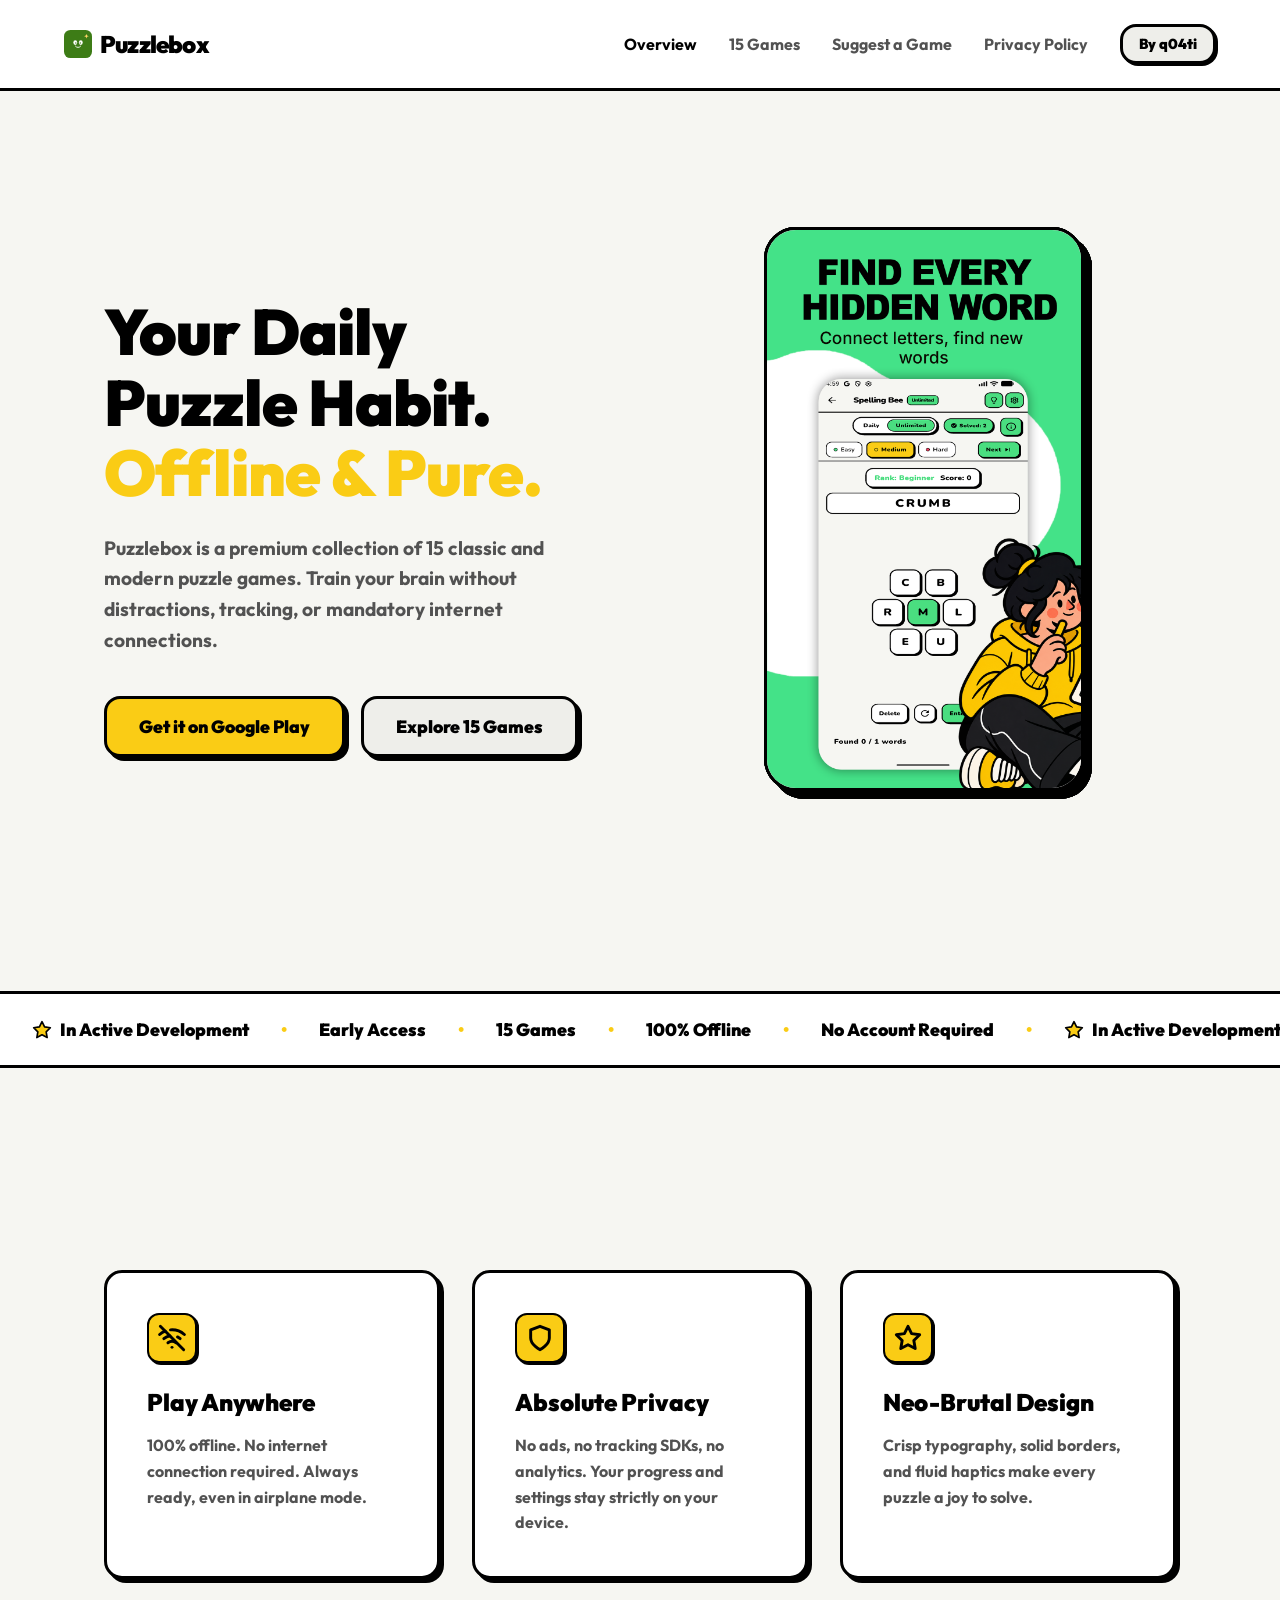
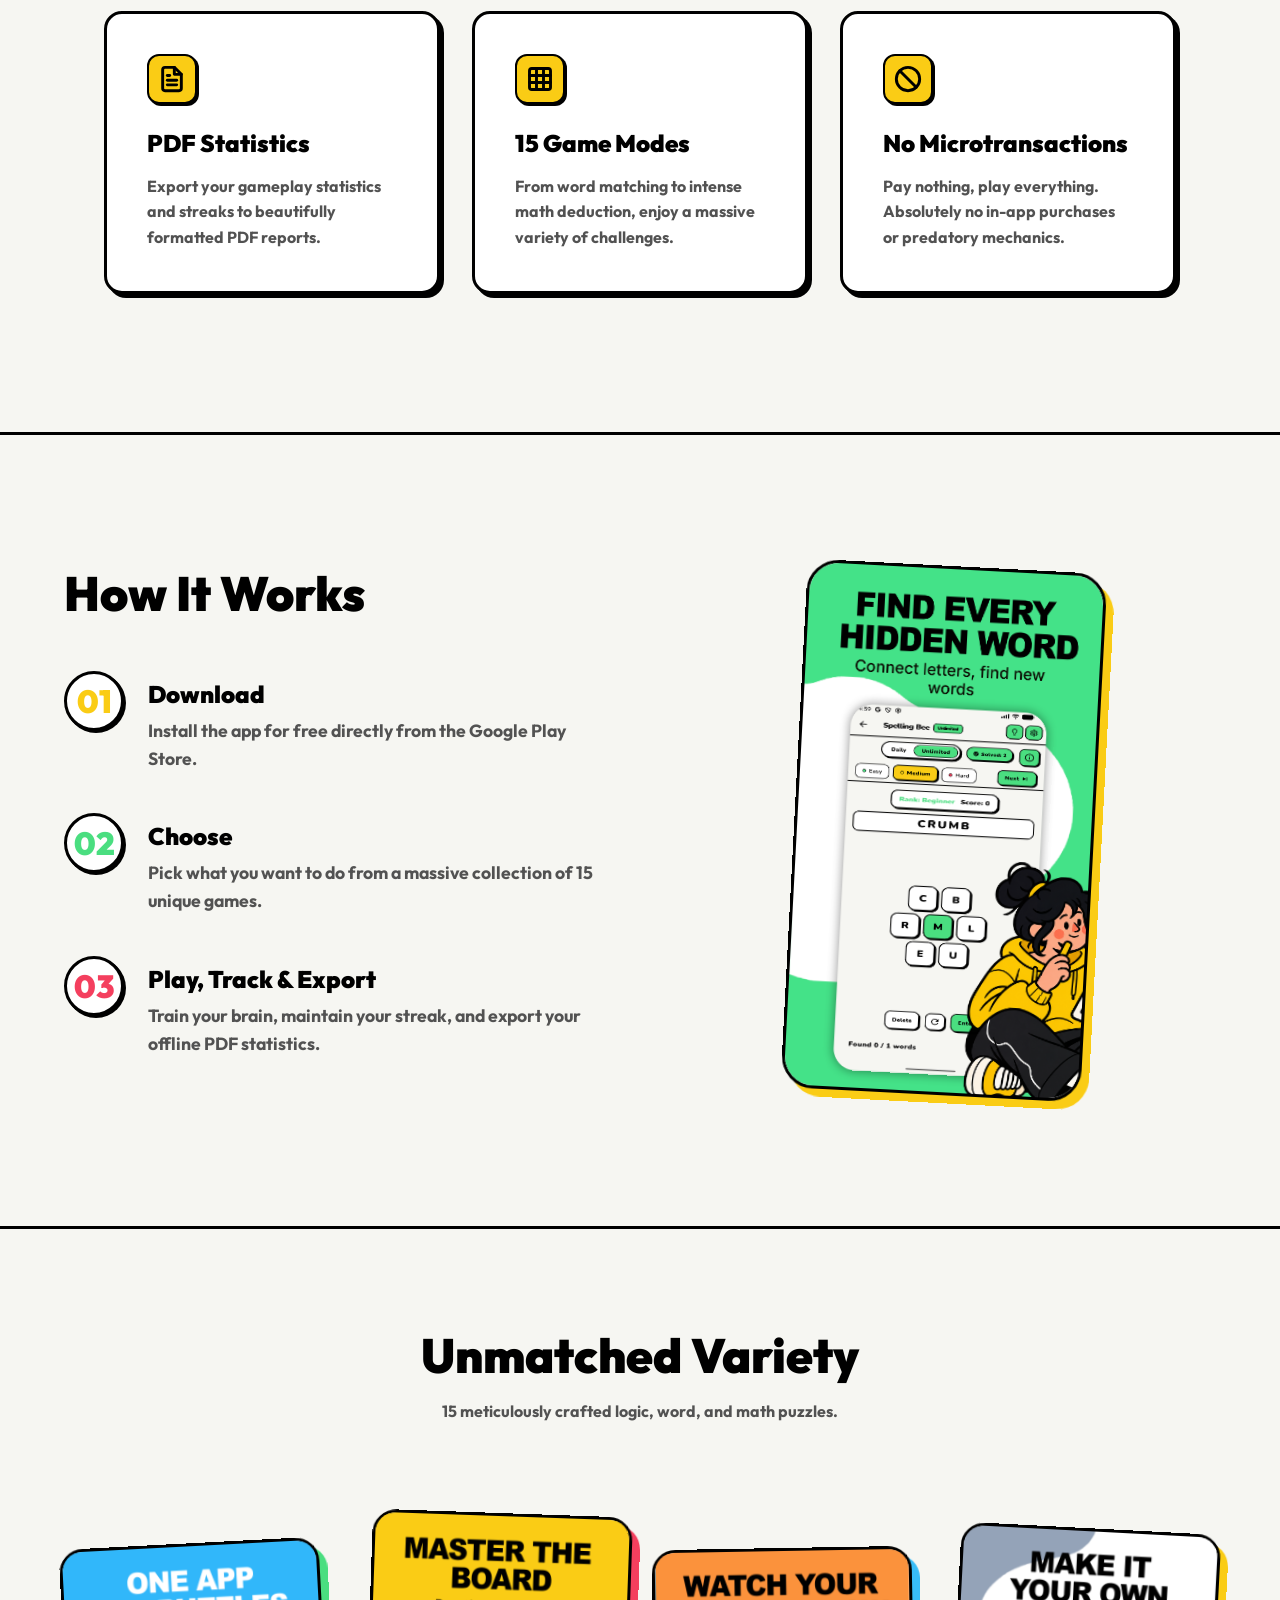
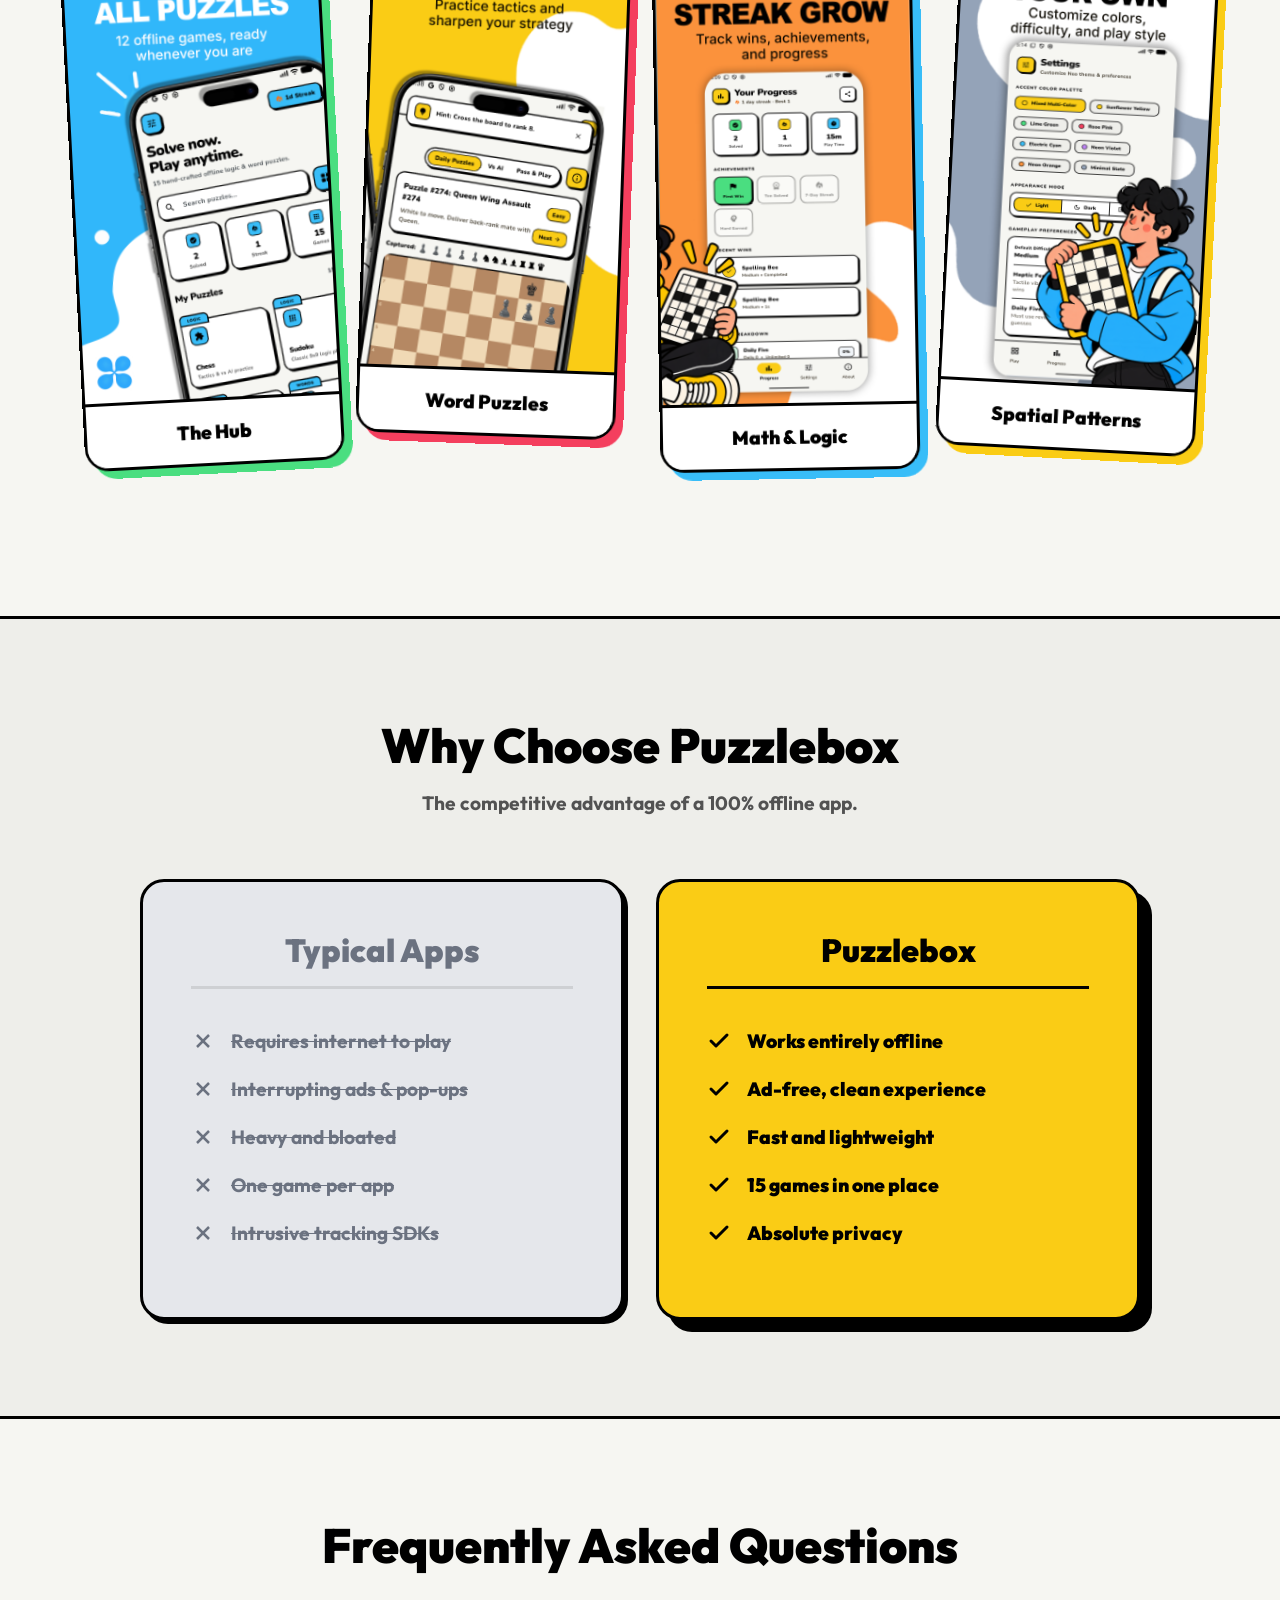
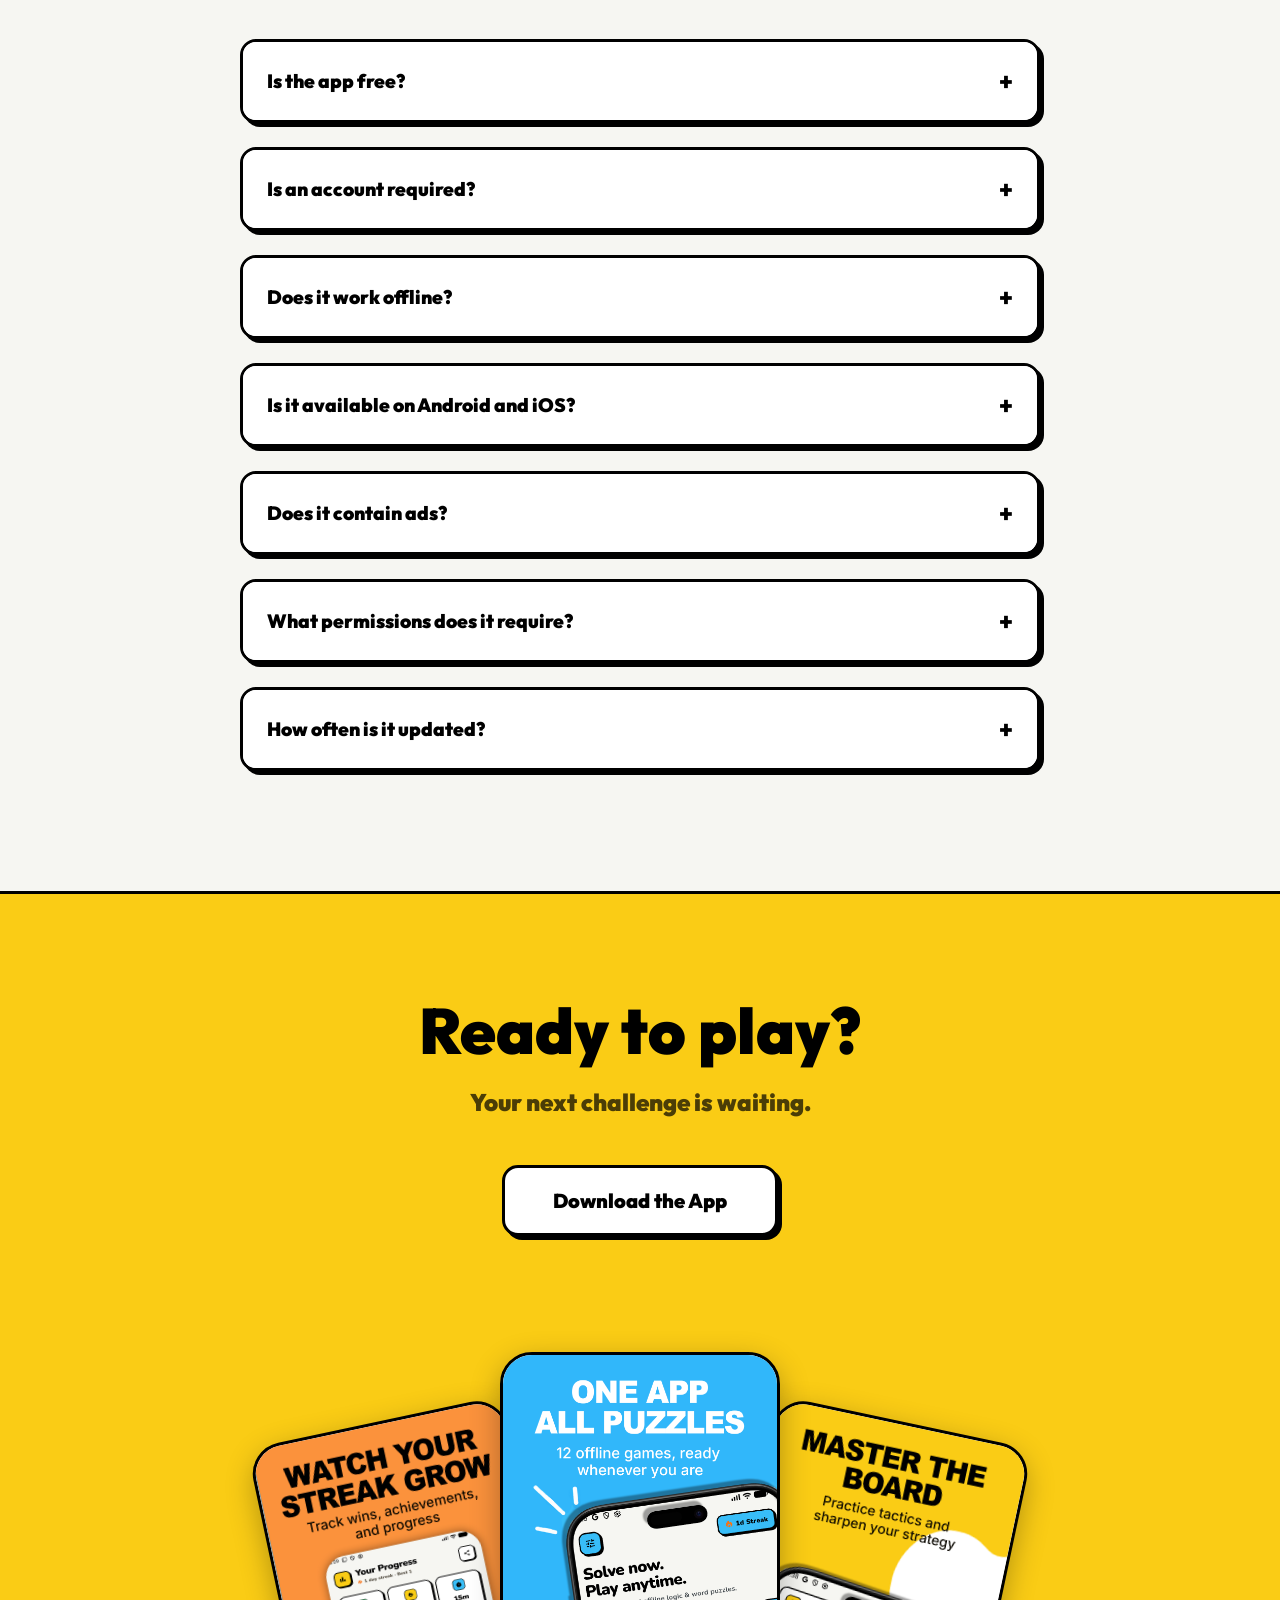
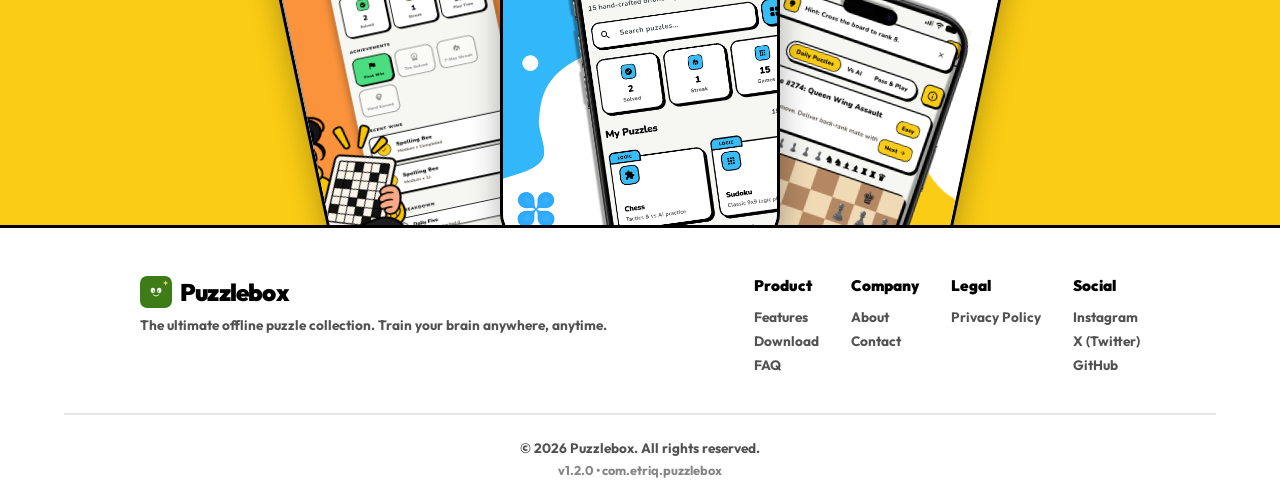
<file: index.html>
<!DOCTYPE html>
<html lang="en">
<head>
  <meta charset="UTF-8">
  <meta name="viewport" content="width=device-width, initial-scale=1.0">
  <title>Puzzlebox - Offline Neo-Brutal Puzzles</title>
  <meta name="description" content="Discover 15 powerful, clean, offline logic and word puzzles in one application.">
  <link rel="icon" type="image/svg+xml" href="favicon.svg"/>
  <link rel="stylesheet" href="styles.css">
</head>
<body>
  <header>
    <a href="index.html" class="logo">
      <img src="assets/puzzlebox-logo.svg" alt="Puzzlebox Logo" style="width: 28px; height: 28px;">
      Puzzlebox
    </a>
    <button class="mobile-menu-btn" aria-label="Toggle navigation" id="mobileMenuBtn">
      <span></span>
      <span></span>
      <span></span>
    </button>
    <nav id="mainNav">
      <a href="index.html" class="active">Overview</a>
      <a href="games.html">15 Games</a>
      <a href="suggest.html">Suggest a Game</a>
      <a href="privacy-policy.html">Privacy Policy</a>
      <a href="https://q04ti.dev" target="_blank" class="developer-link">By q04ti</a>
    </nav>
  </header>

  <main>
    <section class="hero">
      <div class="hero-text">
        <h1>Your Daily Puzzle Habit. <br><span style="color: var(--primary);">Offline & Pure.</span></h1>
        <p>Puzzlebox is a premium collection of 15 classic and modern puzzle games. Train your brain without distractions, tracking, or mandatory internet connections.</p>
        <div class="cta-group">
          <a href="https://play.google.com/store/apps/details?id=com.etriq.puzzlebox" class="btn-primary">Get it on Google Play</a>
          <a href="games.html" class="btn-secondary">Explore 15 Games</a>
        </div>
      </div>
      <div class="hero-visual">
        <div class="stacked-mockup mockup-1">
          <img src="assets/screenshots/Artboard 1.png" alt="Puzzlebox Home Screen">
        </div>
        <div class="stacked-mockup mockup-2">
          <img src="assets/screenshots/Artboard 4.png" alt="Math Puzzle Gameplay">
        </div>
        <div class="stacked-mockup mockup-3">
          <img src="assets/screenshots/Artboard 2.png" alt="Word Puzzle Gameplay">
        </div>
        <div class="stacked-mockup mockup-4">
          <img src="assets/screenshots/Artboard 5.png" alt="Connections Puzzle">
        </div>
        <div class="stacked-mockup mockup-5">
          <img src="assets/screenshots/Artboard 3.png" alt="Tile Puzzle Gameplay">
        </div>
      </div>
    </section>

    <div class="trust-bar">
      <div class="trust-bar-content">
        <!-- First set -->
        <div class="trust-item">
          <svg width="20" height="20" viewBox="0 0 24 24" fill="var(--primary)" stroke="var(--border-color)" stroke-width="2" stroke-linecap="round" stroke-linejoin="round"><polygon points="12 2 15.09 8.26 22 9.27 17 14.14 18.18 21.02 12 17.77 5.82 21.02 7 14.14 2 9.27 8.91 8.26 12 2"></polygon></svg>
          In Active Development
        </div>
        <div class="trust-dot">•</div>
        <div class="trust-item">Early Access</div>
        <div class="trust-dot">•</div>
        <div class="trust-item">15 Games</div>
        <div class="trust-dot">•</div>
        <div class="trust-item">100% Offline</div>
        <div class="trust-dot">•</div>
        <div class="trust-item">No Account Required</div>
        <div class="trust-dot">•</div>
        
        <!-- Second set for infinite loop -->
        <div class="trust-item">
          <svg width="20" height="20" viewBox="0 0 24 24" fill="var(--primary)" stroke="var(--border-color)" stroke-width="2" stroke-linecap="round" stroke-linejoin="round"><polygon points="12 2 15.09 8.26 22 9.27 17 14.14 18.18 21.02 12 17.77 5.82 21.02 7 14.14 2 9.27 8.91 8.26 12 2"></polygon></svg>
          In Active Development
        </div>
        <div class="trust-dot">•</div>
        <div class="trust-item">Early Access</div>
        <div class="trust-dot">•</div>
        <div class="trust-item">15 Games</div>
        <div class="trust-dot">•</div>
        <div class="trust-item">100% Offline</div>
        <div class="trust-dot">•</div>
        <div class="trust-item">No Account Required</div>
        <div class="trust-dot">•</div>
      </div>
    </div>

    <section class="features" id="features">
      <div class="features-container">
        <div class="feature-card">
          <div class="feature-icon">
            <svg width="28" height="28" viewBox="0 0 24 24" fill="none" stroke="currentColor" stroke-width="2.5" stroke-linecap="round" stroke-linejoin="round"><line x1="2" y1="2" x2="22" y2="22"></line><path d="M16.72 11.06A10.94 10.94 0 0 1 19 12.55"></path><path d="M5 12.55a10.94 10.94 0 0 1 5.17-2.39"></path><path d="M10.71 5.05A16 16 0 0 1 22.58 9"></path><path d="M1.42 9a15.91 15.91 0 0 1 4.7-2.88"></path><path d="M8.53 16.11a6 6 0 0 1 6.95 0"></path><line x1="12" y1="20" x2="12.01" y2="20"></line></svg>
          </div>
          <h3>Play Anywhere</h3>
          <p>100% offline. No internet connection required. Always ready, even in airplane mode.</p>
        </div>
        <div class="feature-card">
          <div class="feature-icon">
            <svg width="28" height="28" viewBox="0 0 24 24" fill="none" stroke="currentColor" stroke-width="2.5" stroke-linecap="round" stroke-linejoin="round"><path d="M12 22s8-4 8-10V5l-8-3-8 3v7c0 6 8 10 8 10z"></path></svg>
          </div>
          <h3>Absolute Privacy</h3>
          <p>No ads, no tracking SDKs, no analytics. Your progress and settings stay strictly on your device.</p>
        </div>
        <div class="feature-card">
          <div class="feature-icon">
            <svg width="28" height="28" viewBox="0 0 24 24" fill="none" stroke="currentColor" stroke-width="2.5" stroke-linecap="round" stroke-linejoin="round"><polygon points="12 2 15.09 8.26 22 9.27 17 14.14 18.18 21.02 12 17.77 5.82 21.02 7 14.14 2 9.27 8.91 8.26 12 2"></polygon></svg>
          </div>
          <h3>Neo-Brutal Design</h3>
          <p>Crisp typography, solid borders, and fluid haptics make every puzzle a joy to solve.</p>
        </div>
        <div class="feature-card">
          <div class="feature-icon">
            <svg width="28" height="28" viewBox="0 0 24 24" fill="none" stroke="currentColor" stroke-width="2.5" stroke-linecap="round" stroke-linejoin="round"><path d="M14 2H6a2 2 0 0 0-2 2v16a2 2 0 0 0 2 2h12a2 2 0 0 0 2-2V8z"></path><polyline points="14 2 14 8 20 8"></polyline><line x1="16" y1="13" x2="8" y2="13"></line><line x1="16" y1="17" x2="8" y2="17"></line><polyline points="10 9 9 9 8 9"></polyline></svg>
          </div>
          <h3>PDF Statistics</h3>
          <p>Export your gameplay statistics and streaks to beautifully formatted PDF reports.</p>
        </div>
        <div class="feature-card">
          <div class="feature-icon">
            <svg width="28" height="28" viewBox="0 0 24 24" fill="none" stroke="currentColor" stroke-width="2.5" stroke-linecap="round" stroke-linejoin="round"><rect x="3" y="3" width="18" height="18" rx="2" ry="2"></rect><line x1="9" y1="3" x2="9" y2="21"></line><line x1="15" y1="3" x2="15" y2="21"></line><line x1="3" y1="9" x2="21" y2="9"></line><line x1="3" y1="15" x2="21" y2="15"></line></svg>
          </div>
          <h3>15 Game Modes</h3>
          <p>From word matching to intense math deduction, enjoy a massive variety of challenges.</p>
        </div>
        <div class="feature-card">
          <div class="feature-icon">
            <svg width="28" height="28" viewBox="0 0 24 24" fill="none" stroke="currentColor" stroke-width="2.5" stroke-linecap="round" stroke-linejoin="round"><circle cx="12" cy="12" r="10"></circle><line x1="4.93" y1="4.93" x2="19.07" y2="19.07"></line></svg>
          </div>
          <h3>No Microtransactions</h3>
          <p>Pay nothing, play everything. Absolutely no in-app purchases or predatory mechanics.</p>
        </div>
      </div>
    </section>

    <section class="how-it-works">
      <div class="how-container">
        <div class="how-steps">
          <h2>How It Works</h2>
          
          <div class="step">
            <div class="step-number">01</div>
            <div class="step-content">
              <h3>Download</h3>
              <p>Install the app for free directly from the Google Play Store.</p>
            </div>
          </div>

          <div class="step">
            <div class="step-number" style="color: #4ADE80;">02</div>
            <div class="step-content">
              <h3>Choose</h3>
              <p>Pick what you want to do from a massive collection of 15 unique games.</p>
            </div>
          </div>

          <div class="step">
            <div class="step-number" style="color: #F43F5E;">03</div>
            <div class="step-content">
              <h3>Play, Track & Export</h3>
              <p>Train your brain, maintain your streak, and export your offline PDF statistics.</p>
            </div>
          </div>
        </div>
        
        <div class="how-visual">
          <div class="how-mockup">
            <img src="assets/screenshots/Artboard 3.png" alt="How It Works Screen">
          </div>
        </div>
      </div>
    </section>

    <section class="showcase">
      <div class="showcase-header">
        <h2>Unmatched Variety</h2>
        <p style="color: var(--text-secondary); font-weight: 700;">15 meticulously crafted logic, word, and math puzzles.</p>
      </div>
      
      <div class="showcase-gallery">
        <div class="showcase-item" style="--accent: #4ADE80; --rot: -3deg; --y: 10px;">
          <img src="assets/screenshots/Artboard 1.png" alt="Game Select">
          <div class="showcase-caption">The Hub</div>
        </div>
        
        <div class="showcase-item" style="--accent: #F43F5E; --rot: 2deg; --y: -20px;">
          <img src="assets/screenshots/Artboard 2.png" alt="Word Games">
          <div class="showcase-caption">Word Puzzles</div>
        </div>
        
        <div class="showcase-item" style="--accent: #38BDF8; --rot: -1deg; --y: 15px;">
          <img src="assets/screenshots/Artboard 4.png" alt="Math Games">
          <div class="showcase-caption">Math & Logic</div>
        </div>
        
        <div class="showcase-item" style="--accent: #FACC15; --rot: 3deg; --y: -5px;">
          <img src="assets/screenshots/Artboard 5.png" alt="Spatial Games">
          <div class="showcase-caption">Spatial Patterns</div>
        </div>
      </div>
    </section>

    <section class="comparison-section">
      <div class="comparison-container">
        <div class="comparison-header">
          <h2>Why Choose Puzzlebox</h2>
          <p>The competitive advantage of a 100% offline app.</p>
        </div>
        
        <div class="comparison-cards">
          <div class="comp-card typical-card">
            <h3>Typical Apps</h3>
            <ul class="comp-list">
              <li><svg class="comp-icon" width="24" height="24" viewBox="0 0 24 24" fill="none" stroke="currentColor" stroke-width="2.5"><line x1="18" y1="6" x2="6" y2="18"></line><line x1="6" y1="6" x2="18" y2="18"></line></svg> Requires internet to play</li>
              <li><svg class="comp-icon" width="24" height="24" viewBox="0 0 24 24" fill="none" stroke="currentColor" stroke-width="2.5"><line x1="18" y1="6" x2="6" y2="18"></line><line x1="6" y1="6" x2="18" y2="18"></line></svg> Interrupting ads & pop-ups</li>
              <li><svg class="comp-icon" width="24" height="24" viewBox="0 0 24 24" fill="none" stroke="currentColor" stroke-width="2.5"><line x1="18" y1="6" x2="6" y2="18"></line><line x1="6" y1="6" x2="18" y2="18"></line></svg> Heavy and bloated</li>
              <li><svg class="comp-icon" width="24" height="24" viewBox="0 0 24 24" fill="none" stroke="currentColor" stroke-width="2.5"><line x1="18" y1="6" x2="6" y2="18"></line><line x1="6" y1="6" x2="18" y2="18"></line></svg> One game per app</li>
              <li><svg class="comp-icon" width="24" height="24" viewBox="0 0 24 24" fill="none" stroke="currentColor" stroke-width="2.5"><line x1="18" y1="6" x2="6" y2="18"></line><line x1="6" y1="6" x2="18" y2="18"></line></svg> Intrusive tracking SDKs</li>
            </ul>
          </div>
          
          <div class="comp-card puzzlebox-card">
            <h3>Puzzlebox</h3>
            <ul class="comp-list">
              <li><svg class="comp-icon" width="24" height="24" viewBox="0 0 24 24" fill="none" stroke="currentColor" stroke-width="3" stroke-linecap="round" stroke-linejoin="round"><polyline points="20 6 9 17 4 12"></polyline></svg> Works entirely offline</li>
              <li><svg class="comp-icon" width="24" height="24" viewBox="0 0 24 24" fill="none" stroke="currentColor" stroke-width="3" stroke-linecap="round" stroke-linejoin="round"><polyline points="20 6 9 17 4 12"></polyline></svg> Ad-free, clean experience</li>
              <li><svg class="comp-icon" width="24" height="24" viewBox="0 0 24 24" fill="none" stroke="currentColor" stroke-width="3" stroke-linecap="round" stroke-linejoin="round"><polyline points="20 6 9 17 4 12"></polyline></svg> Fast and lightweight</li>
              <li><svg class="comp-icon" width="24" height="24" viewBox="0 0 24 24" fill="none" stroke="currentColor" stroke-width="3" stroke-linecap="round" stroke-linejoin="round"><polyline points="20 6 9 17 4 12"></polyline></svg> 15 games in one place</li>
              <li><svg class="comp-icon" width="24" height="24" viewBox="0 0 24 24" fill="none" stroke="currentColor" stroke-width="3" stroke-linecap="round" stroke-linejoin="round"><polyline points="20 6 9 17 4 12"></polyline></svg> Absolute privacy</li>
            </ul>
          </div>
        </div>
      </div>
    </section>

    <section class="faq-section" id="faq">
      <div class="faq-container">
        <div class="faq-header">
          <h2>Frequently Asked Questions</h2>
        </div>
        
        <details class="faq-item">
          <summary>Is the app free?</summary>
          <div class="faq-content">Yes. Puzzlebox is completely free to download and play. There are no hidden fees, subscriptions, or microtransactions.</div>
        </details>
        
        <details class="faq-item">
          <summary>Is an account required?</summary>
          <div class="faq-content">No. You can open the app and start playing instantly. We don't ask for your email, and there are no login screens.</div>
        </details>
        
        <details class="faq-item">
          <summary>Does it work offline?</summary>
          <div class="faq-content">Absolutely. Puzzlebox is a 100% offline experience. You can play anywhere, whether you're on an airplane or deep underground on the subway.</div>
        </details>
        
        <details class="faq-item">
          <summary>Is it available on Android and iOS?</summary>
          <div class="faq-content">Puzzlebox is currently available exclusively for Android devices via the Google Play Store.</div>
        </details>
        
        <details class="faq-item">
          <summary>Does it contain ads?</summary>
          <div class="faq-content">No. We believe puzzle games require deep focus. There are no banner ads, video ads, or interrupting pop-ups anywhere in the app.</div>
        </details>
        
        <details class="faq-item">
          <summary>What permissions does it require?</summary>
          <div class="faq-content">Puzzlebox respects your privacy and requires zero sensitive permissions (no camera, location, or contacts). The only standard permissions it uses are vibration for tactile haptic feedback, and notifications for local daily puzzle reminders. Notifications are scheduled entirely on your device, with no data sent to a server, and you can turn them off anytime in your system settings.</div>
        </details>
        
        <details class="faq-item">
          <summary>How often is it updated?</summary>
          <div class="faq-content">We are in active development and update the app regularly with new puzzle games, performance improvements, and community suggestions.</div>
        </details>
      </div>
    </section>

    <section class="final-cta">
      <h2>Ready to play?</h2>
      <p>Your next challenge is waiting.</p>
      
      <a href="https://play.google.com/store/apps/details?id=com.etriq.puzzlebox" class="btn-primary">Download the App</a>
      
      <div class="final-mockup-wrapper">
        <div class="final-mockup mockup-left">
          <img src="assets/screenshots/Artboard 4.png" alt="Math Puzzle Gameplay">
        </div>
        <div class="final-mockup mockup-center">
          <img src="assets/screenshots/Artboard 1.png" alt="Puzzlebox Games Hub">
        </div>
        <div class="final-mockup mockup-right">
          <img src="assets/screenshots/Artboard 2.png" alt="Word Puzzle Gameplay">
        </div>
      </div>
    </section>

  </main>

  <footer>
    <div class="footer-links">
      <div class="footer-col footer-brand" style="flex: 1 1 250px; margin-bottom: 2rem;">
        <a href="index.html" class="logo" style="display: flex; align-items: center; gap: 8px; font-weight: 900; font-size: 1.5rem; color: #000; text-decoration: none; margin-bottom: 0.5rem;">
          <img src="assets/puzzlebox-logo.svg" alt="Puzzlebox Logo" style="width: 32px; height: 32px;">
          Puzzlebox
        </a>
        <p style="color: var(--text-secondary); font-weight: 700;">The ultimate offline puzzle collection. Train your brain anywhere, anytime.</p>
      </div>
      <div class="footer-col">
        <h4>Product</h4>
        <ul>
          <li><a href="#features">Features</a></li>
          <li><a href="https://play.google.com/store/apps/details?id=com.etriq.puzzlebox">Download</a></li>
          <li><a href="#faq">FAQ</a></li>
        </ul>
      </div>
      <div class="footer-col">
        <h4>Company</h4>
        <ul>
          <li><a href="https://q04ti.dev" target="_blank" rel="noopener">About</a></li>
          <li><a href="https://q04ti.dev" target="_blank" rel="noopener">Contact</a></li>
        </ul>
      </div>
      <div class="footer-col">
        <h4>Legal</h4>
        <ul>
          <li><a href="privacy-policy.html">Privacy Policy</a></li>
        </ul>
      </div>
      <div class="footer-col">
        <h4>Social</h4>
        <ul>
          <li><a href="https://instagram.com/q04ti" target="_blank" rel="noopener">Instagram</a></li>
          <li><a href="https://x.com/q04ti" target="_blank" rel="noopener">X (Twitter)</a></li>
          <li><a href="https://github.com/q04ti" target="_blank" rel="noopener">GitHub</a></li>
        </ul>
      </div>
    </div>
    <div class="footer-bottom">
      <p>&copy; 2026 Puzzlebox. All rights reserved. <br><span style="font-size: 0.8rem; margin-top: 5px; display: inline-block; color: var(--text-secondary); opacity: 0.7;">v1.2.0 • com.etriq.puzzlebox</span></p>
    </div>
  </footer>
  <script src="mobile-nav.js"></script>
</body>
</html>
</file>
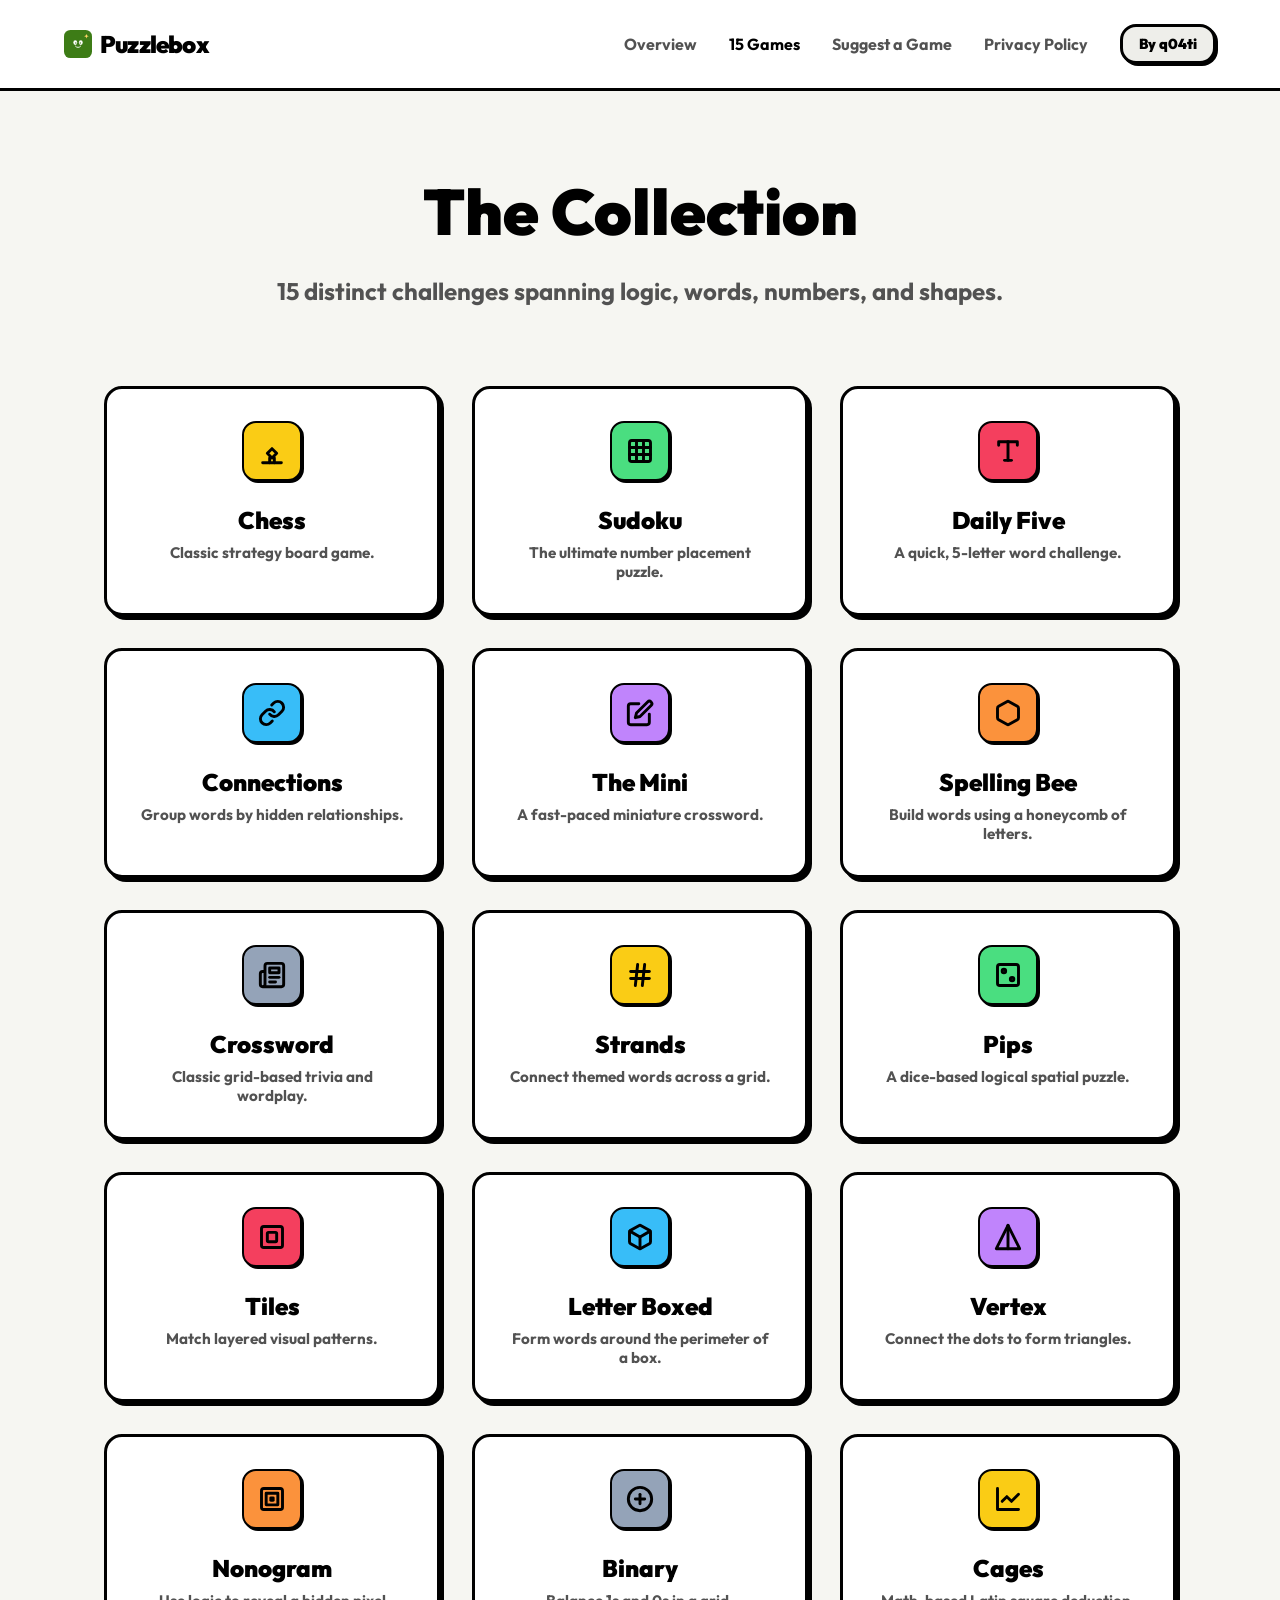
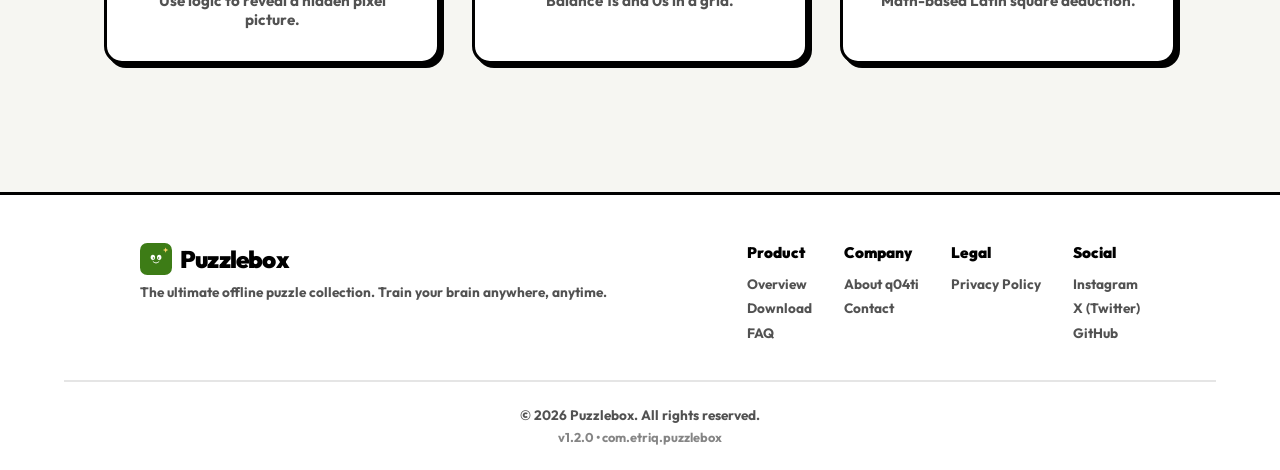
<file: games.html>
<!DOCTYPE html>
<html lang="en">
<head>
  <meta charset="UTF-8">
  <meta name="viewport" content="width=device-width, initial-scale=1.0">
  <title>Puzzlebox - 15 Games</title>
  <meta name="description" content="Explore the 15 offline puzzle games included in Puzzlebox.">
  <link rel="icon" type="image/svg+xml" href="favicon.svg"/>
  <link rel="stylesheet" href="styles.css">
</head>
<body>
  <header>
    <a href="index.html" class="logo">
      <img src="assets/puzzlebox-logo.svg" alt="Puzzlebox Logo" style="width: 28px; height: 28px;">
      Puzzlebox
    </a>
    <button class="mobile-menu-btn" aria-label="Toggle navigation" id="mobileMenuBtn">
      <span></span>
      <span></span>
      <span></span>
    </button>
    <nav id="mainNav">
      <a href="index.html">Overview</a>
      <a href="games.html" class="active">15 Games</a>
      <a href="suggest.html">Suggest a Game</a>
      <a href="privacy-policy.html">Privacy Policy</a>
      <a href="https://q04ti.dev" target="_blank" class="developer-link">By q04ti</a>
    </nav>
  </header>

  <main style="padding-bottom: 8rem;">
    <div class="games-header">
      <h1 style="font-size: 4rem; font-weight: 900; margin-bottom: 1.5rem;">The Collection</h1>
      <p style="color: var(--text-secondary); font-weight: 700; font-size: 1.5rem;">15 distinct challenges spanning logic, words, numbers, and shapes.</p>
    </div>

    <div class="games-grid">
      <div class="game-card">
        <div class="game-icon" style="background:var(--primary);"><svg width="28" height="28" viewBox="0 0 24 24" fill="none" stroke="currentColor" stroke-width="2.5" stroke-linecap="round" stroke-linejoin="round"><path d="M4 22h16"/><path d="M10 22v-4"/><path d="M14 22v-4"/><path d="M12 18l-4-4 4-4 4 4z"/></svg></div>
        <h3>Chess</h3><p>Classic strategy board game.</p>
      </div>
      <div class="game-card">
        <div class="game-icon" style="background:#4ADE80;"><svg width="28" height="28" viewBox="0 0 24 24" fill="none" stroke="currentColor" stroke-width="2.5" stroke-linecap="round" stroke-linejoin="round"><rect x="3" y="3" width="18" height="18" rx="2" ry="2"/><line x1="9" y1="3" x2="9" y2="21"/><line x1="15" y1="3" x2="15" y2="21"/><line x1="3" y1="9" x2="21" y2="9"/><line x1="3" y1="15" x2="21" y2="15"/></svg></div>
        <h3>Sudoku</h3><p>The ultimate number placement puzzle.</p>
      </div>
      <div class="game-card">
        <div class="game-icon" style="background:#F43F5E;"><svg width="28" height="28" viewBox="0 0 24 24" fill="none" stroke="currentColor" stroke-width="2.5" stroke-linecap="round" stroke-linejoin="round"><polyline points="4 7 4 4 20 4 20 7"/><line x1="9" y1="20" x2="15" y2="20"/><line x1="12" y1="4" x2="12" y2="20"/></svg></div>
        <h3>Daily Five</h3><p>A quick, 5-letter word challenge.</p>
      </div>
      <div class="game-card">
        <div class="game-icon" style="background:#38BDF8;"><svg width="28" height="28" viewBox="0 0 24 24" fill="none" stroke="currentColor" stroke-width="2.5" stroke-linecap="round" stroke-linejoin="round"><path d="M10 13a5 5 0 0 0 7.54.54l3-3a5 5 0 0 0-7.07-7.07l-1.72 1.71"/><path d="M14 11a5 5 0 0 0-7.54-.54l-3 3a5 5 0 0 0 7.07 7.07l1.71-1.71"/></svg></div>
        <h3>Connections</h3><p>Group words by hidden relationships.</p>
      </div>
      <div class="game-card">
        <div class="game-icon" style="background:#C084FC;"><svg width="28" height="28" viewBox="0 0 24 24" fill="none" stroke="currentColor" stroke-width="2.5" stroke-linecap="round" stroke-linejoin="round"><path d="M11 4H4a2 2 0 0 0-2 2v14a2 2 0 0 0 2 2h14a2 2 0 0 0 2-2v-7"/><path d="M18.5 2.5a2.121 2.121 0 0 1 3 3L12 15l-4 1 1-4 9.5-9.5z"/></svg></div>
        <h3>The Mini</h3><p>A fast-paced miniature crossword.</p>
      </div>
      <div class="game-card">
        <div class="game-icon" style="background:#FB923C;"><svg width="28" height="28" viewBox="0 0 24 24" fill="none" stroke="currentColor" stroke-width="2.5" stroke-linecap="round" stroke-linejoin="round"><path d="M21 16V8a2 2 0 0 0-1-1.73l-7-4a2 2 0 0 0-2 0l-7 4A2 2 0 0 0 3 8v8a2 2 0 0 0 1 1.73l7 4a2 2 0 0 0 2 0l7-4A2 2 0 0 0 21 16z"/></svg></div>
        <h3>Spelling Bee</h3><p>Build words using a honeycomb of letters.</p>
      </div>
      <div class="game-card">
        <div class="game-icon" style="background:#94A3B8;"><svg width="28" height="28" viewBox="0 0 24 24" fill="none" stroke="currentColor" stroke-width="2.5" stroke-linecap="round" stroke-linejoin="round"><path d="M4 22h16a2 2 0 0 0 2-2V4a2 2 0 0 0-2-2H8a2 2 0 0 0-2 2v16a2 2 0 0 1-2 2Zm0 0a2 2 0 0 1-2-2v-9c0-1.1.9-2 2-2h2"/><path d="M18 14h-8"/><path d="M15 18h-5"/><path d="M10 6h8v4h-8V6Z"/></svg></div>
        <h3>Crossword</h3><p>Classic grid-based trivia and wordplay.</p>
      </div>
      <div class="game-card">
        <div class="game-icon" style="background:var(--primary);"><svg width="28" height="28" viewBox="0 0 24 24" fill="none" stroke="currentColor" stroke-width="2.5" stroke-linecap="round" stroke-linejoin="round"><line x1="4" y1="9" x2="20" y2="9"/><line x1="4" y1="15" x2="20" y2="15"/><line x1="10" y1="3" x2="8" y2="21"/><line x1="16" y1="3" x2="14" y2="21"/></svg></div>
        <h3>Strands</h3><p>Connect themed words across a grid.</p>
      </div>
      <div class="game-card">
        <div class="game-icon" style="background:#4ADE80;"><svg width="28" height="28" viewBox="0 0 24 24" fill="none" stroke="currentColor" stroke-width="2.5" stroke-linecap="round" stroke-linejoin="round"><rect x="3" y="3" width="18" height="18" rx="2" ry="2"/><circle cx="8.5" cy="8.5" r="1.5"/><circle cx="15.5" cy="15.5" r="1.5"/></svg></div>
        <h3>Pips</h3><p>A dice-based logical spatial puzzle.</p>
      </div>
      <div class="game-card">
        <div class="game-icon" style="background:#F43F5E;"><svg width="28" height="28" viewBox="0 0 24 24" fill="none" stroke="currentColor" stroke-width="2.5" stroke-linecap="round" stroke-linejoin="round"><rect x="3" y="3" width="18" height="18" rx="2" ry="2"/><rect x="8" y="8" width="8" height="8" rx="1"/></svg></div>
        <h3>Tiles</h3><p>Match layered visual patterns.</p>
      </div>
      <div class="game-card">
        <div class="game-icon" style="background:#38BDF8;"><svg width="28" height="28" viewBox="0 0 24 24" fill="none" stroke="currentColor" stroke-width="2.5" stroke-linecap="round" stroke-linejoin="round"><path d="M21 16V8a2 2 0 0 0-1-1.73l-7-4a2 2 0 0 0-2 0l-7 4A2 2 0 0 0 3 8v8a2 2 0 0 0 1 1.73l7 4a2 2 0 0 0 2 0l7-4A2 2 0 0 0 21 16z"/><polyline points="3.27 6.96 12 12.01 20.73 6.96"/><line x1="12" y1="22.08" x2="12" y2="12"/></svg></div>
        <h3>Letter Boxed</h3><p>Form words around the perimeter of a box.</p>
      </div>
      <div class="game-card">
        <div class="game-icon" style="background:#C084FC;"><svg width="28" height="28" viewBox="0 0 24 24" fill="none" stroke="currentColor" stroke-width="2.5" stroke-linecap="round" stroke-linejoin="round"><polygon points="12 2 22 22 2 22"/><line x1="12" y1="2" x2="12" y2="22"/></svg></div>
        <h3>Vertex</h3><p>Connect the dots to form triangles.</p>
      </div>
      <div class="game-card">
        <div class="game-icon" style="background:#FB923C;"><svg width="28" height="28" viewBox="0 0 24 24" fill="none" stroke="currentColor" stroke-width="2.5" stroke-linecap="round" stroke-linejoin="round"><rect x="3" y="3" width="18" height="18" rx="2" ry="2"/><rect x="7" y="7" width="10" height="10"/><rect x="11" y="11" width="2" height="2"/></svg></div>
        <h3>Nonogram</h3><p>Use logic to reveal a hidden pixel picture.</p>
      </div>
      <div class="game-card">
        <div class="game-icon" style="background:#94A3B8;"><svg width="28" height="28" viewBox="0 0 24 24" fill="none" stroke="currentColor" stroke-width="2.5" stroke-linecap="round" stroke-linejoin="round"><circle cx="12" cy="12" r="10"/><path d="M12 8v8"/><path d="M8 12h8"/></svg></div>
        <h3>Binary</h3><p>Balance 1s and 0s in a grid.</p>
      </div>
      <div class="game-card">
        <div class="game-icon" style="background:var(--primary);"><svg width="28" height="28" viewBox="0 0 24 24" fill="none" stroke="currentColor" stroke-width="2.5" stroke-linecap="round" stroke-linejoin="round"><path d="M3 3v18h18"/><path d="M7 14l4-4 4 4 6-6"/></svg></div>
        <h3>Cages</h3><p>Math-based Latin square deduction.</p>
      </div>
    </div>
  </main>

  <footer>
    <div class="footer-links">
      <div class="footer-col footer-brand" style="flex: 1 1 250px; margin-bottom: 2rem;">
        <a href="index.html" class="logo" style="display: flex; align-items: center; gap: 8px; font-weight: 900; font-size: 1.5rem; color: #000; text-decoration: none; margin-bottom: 0.5rem;">
          <img src="assets/puzzlebox-logo.svg" alt="Puzzlebox Logo" style="width: 32px; height: 32px;">
          Puzzlebox
        </a>
        <p style="color: var(--text-secondary); font-weight: 700;">The ultimate offline puzzle collection. Train your brain anywhere, anytime.</p>
      </div>
      <div class="footer-col">
        <h4>Product</h4>
        <ul>
          <li><a href="index.html">Overview</a></li>
          <li><a href="https://play.google.com/store/apps/details?id=com.etriq.puzzlebox">Download</a></li>
          <li><a href="index.html#faq">FAQ</a></li>
        </ul>
      </div>
      <div class="footer-col">
        <h4>Company</h4>
        <ul>
          <li><a href="https://q04ti.dev">About q04ti</a></li>
          <li><a href="https://q04ti.dev" target="_blank" rel="noopener">Contact</a></li>
        </ul>
      </div>
      <div class="footer-col">
        <h4>Legal</h4>
        <ul>
          <li><a href="privacy-policy.html">Privacy Policy</a></li>
        </ul>
      </div>
      <div class="footer-col">
        <h4>Social</h4>
        <ul>
          <li><a href="https://instagram.com/q04ti" target="_blank" rel="noopener">Instagram</a></li>
          <li><a href="https://x.com/q04ti" target="_blank" rel="noopener">X (Twitter)</a></li>
          <li><a href="https://github.com/q04ti" target="_blank" rel="noopener">GitHub</a></li>
        </ul>
      </div>
    </div>
    <div class="footer-bottom">
      <p>&copy; 2026 Puzzlebox. All rights reserved. <br><span style="font-size: 0.8rem; margin-top: 5px; display: inline-block; color: var(--text-secondary); opacity: 0.7;">v1.2.0 &bull; com.etriq.puzzlebox</span></p>
    </div>
  </footer>
  <script src="mobile-nav.js"></script>
</body>
</html>
</file>
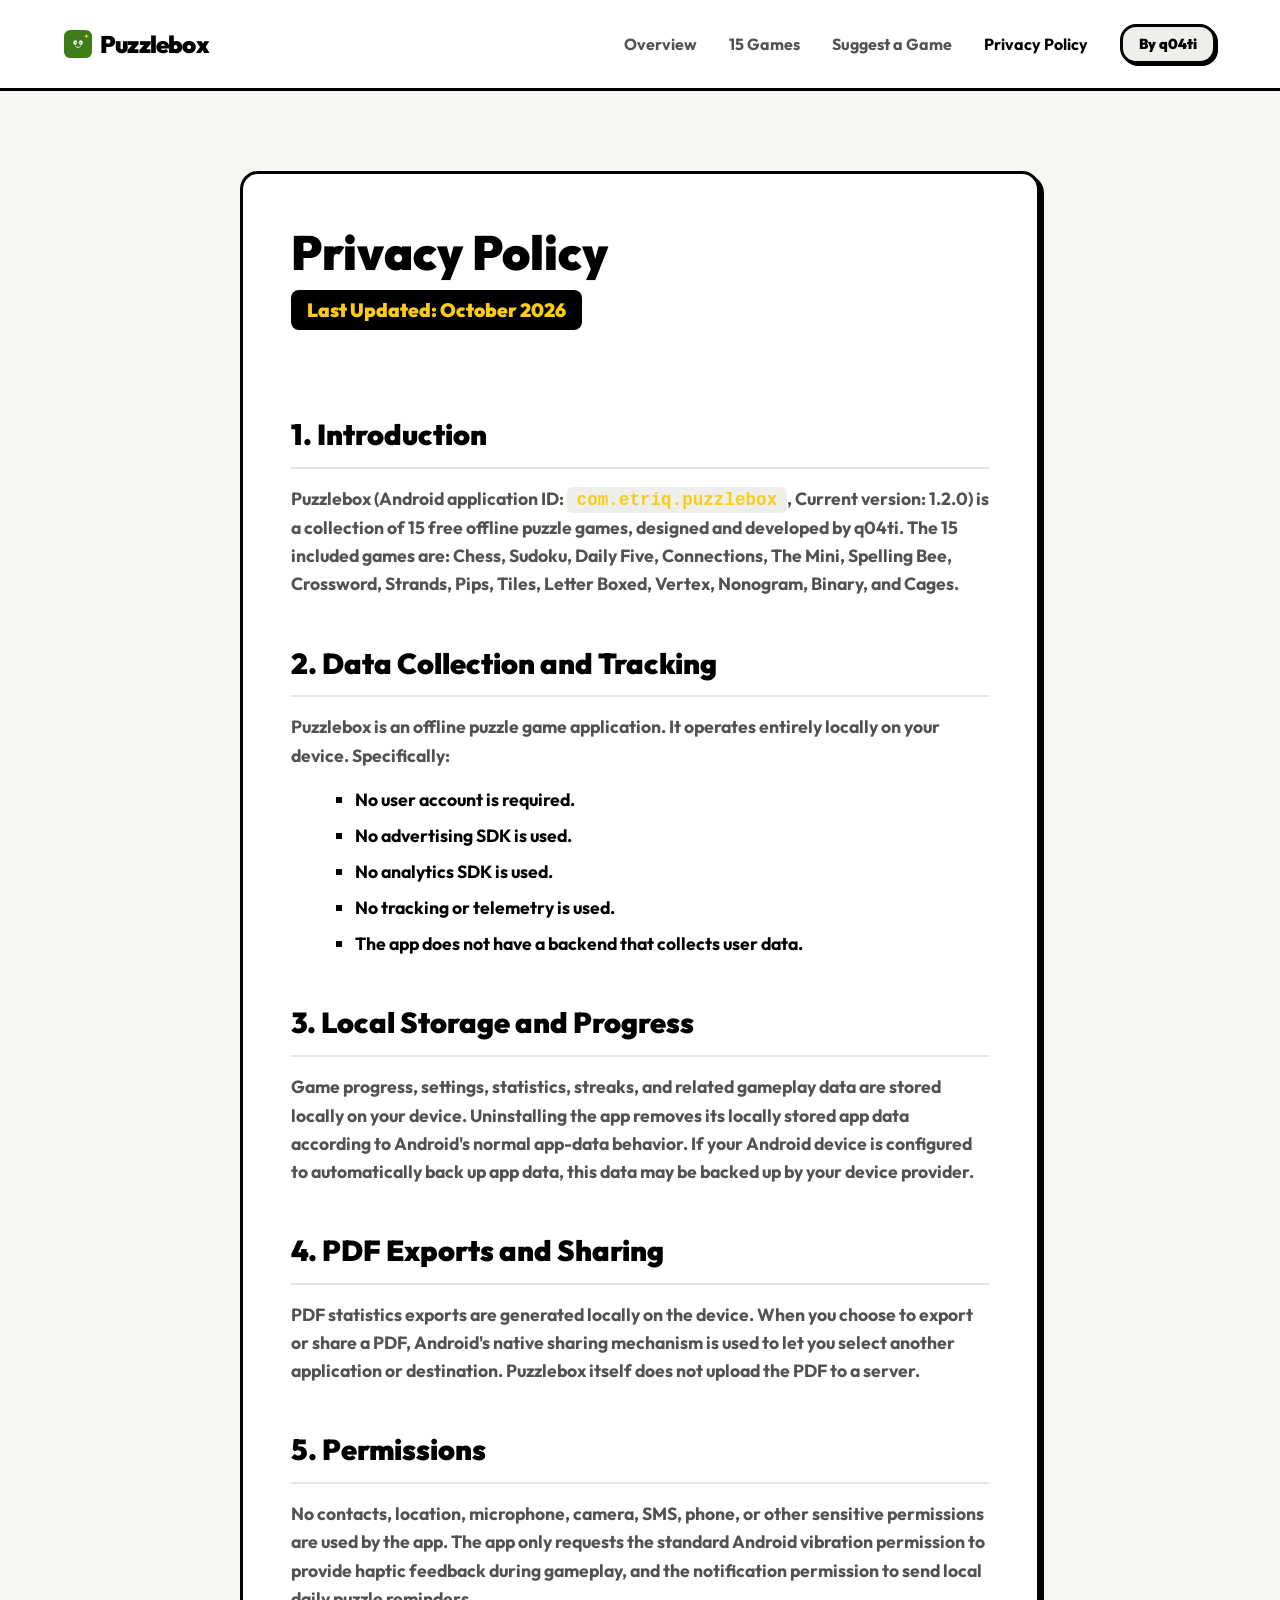
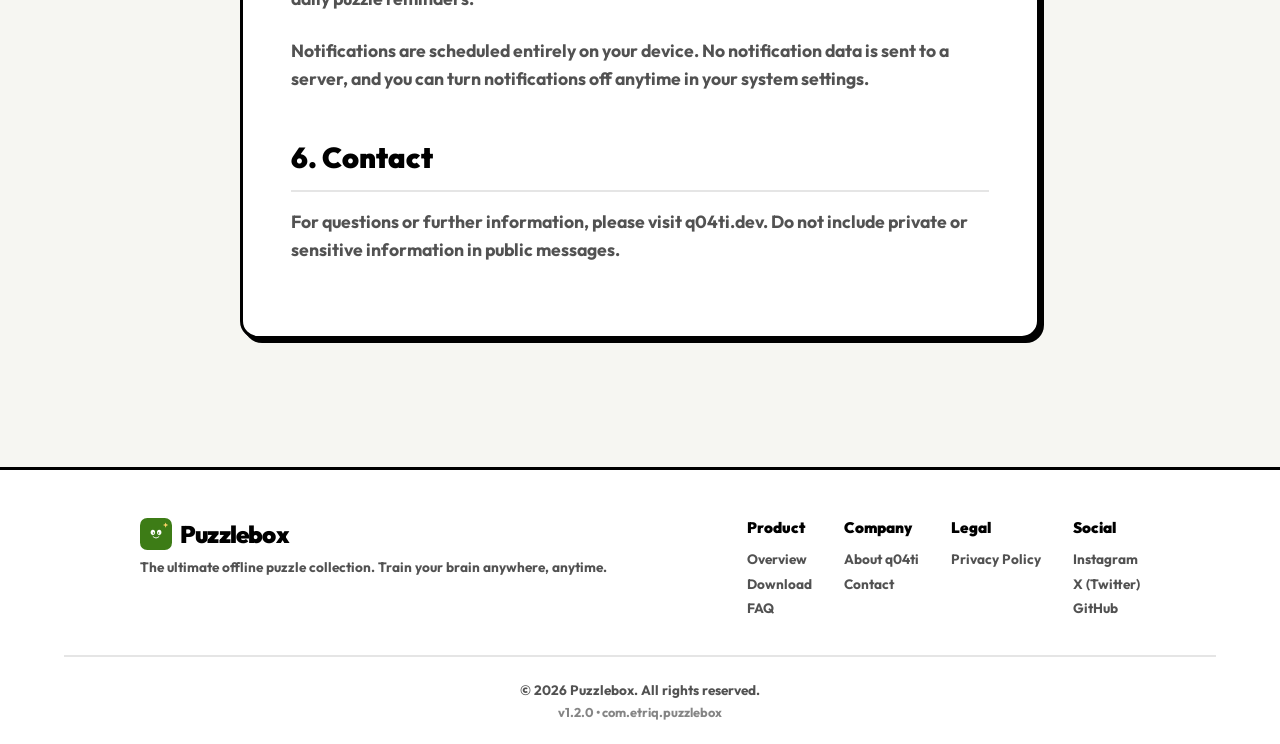
<file: privacy-policy.html>
<!DOCTYPE html>
<html lang="en">
<head>
  <meta charset="UTF-8">
  <meta name="viewport" content="width=device-width, initial-scale=1.0">
  <title>Puzzlebox - Privacy Policy</title>
  <meta name="description" content="Privacy Policy for Puzzlebox offline game collection.">
  <link rel="icon" type="image/svg+xml" href="favicon.svg"/>
  <link rel="stylesheet" href="styles.css">
</head>
<body>
  <header>
    <a href="index.html" class="logo">
      <img src="assets/puzzlebox-logo.svg" alt="Puzzlebox Logo" style="width: 28px; height: 28px;">
      Puzzlebox
    </a>
    <button class="mobile-menu-btn" aria-label="Toggle navigation" id="mobileMenuBtn">
      <span></span>
      <span></span>
      <span></span>
    </button>
    <nav id="mainNav">
      <a href="index.html">Overview</a>
      <a href="games.html">15 Games</a>
      <a href="suggest.html">Suggest a Game</a>
      <a href="privacy-policy.html" class="active">Privacy Policy</a>
      <a href="https://q04ti.dev" target="_blank" class="developer-link">By q04ti</a>
    </nav>
  </header>

  <main style="padding-bottom: 8rem;">
    <div class="policy-wrapper">
      <h1 style="font-size: 3rem; font-weight: 900; margin-bottom: 0.5rem;">Privacy Policy</h1>
      <p style="color: var(--primary); font-weight: 900; margin-bottom: 3rem; font-size: 1.2rem; display: inline-block; padding: 0.5rem 1rem; background: #000; border-radius: 8px;">Last Updated: October 2026</p>

      <div class="policy-content" style="font-weight: 500; font-size: 1.1rem; line-height: 1.7; color: var(--text-secondary);">
        
        <h2 style="font-size: 1.8rem; font-weight: 900; color: #000; margin: 2rem 0 1rem; padding-bottom: 0.5rem; border-bottom: 2px solid rgba(0,0,0,0.1);">1. Introduction</h2>
        <p><strong>Puzzlebox</strong> (Android application ID: <code>com.etriq.puzzlebox</code>, Current version: 1.2.0) is a collection of 15 free offline puzzle games, designed and developed by q04ti. The 15 included games are: Chess, Sudoku, Daily Five, Connections, The Mini, Spelling Bee, Crossword, Strands, Pips, Tiles, Letter Boxed, Vertex, Nonogram, Binary, and Cages.</p>

        <h2 style="font-size: 1.8rem; font-weight: 900; color: #000; margin: 2.5rem 0 1rem; padding-bottom: 0.5rem; border-bottom: 2px solid rgba(0,0,0,0.1);">2. Data Collection and Tracking</h2>
        <p style="margin-bottom: 1rem;">Puzzlebox is an offline puzzle game application. It operates entirely locally on your device. Specifically:</p>
        <ul style="list-style-type: square; margin-left: 2rem; margin-bottom: 1.5rem; color: #000; font-weight: 700;">
          <li style="margin-bottom: 0.5rem;">No user account is required.</li>
          <li style="margin-bottom: 0.5rem;">No advertising SDK is used.</li>
          <li style="margin-bottom: 0.5rem;">No analytics SDK is used.</li>
          <li style="margin-bottom: 0.5rem;">No tracking or telemetry is used.</li>
          <li style="margin-bottom: 0.5rem;">The app does not have a backend that collects user data.</li>
        </ul>

        <h2 style="font-size: 1.8rem; font-weight: 900; color: #000; margin: 2.5rem 0 1rem; padding-bottom: 0.5rem; border-bottom: 2px solid rgba(0,0,0,0.1);">3. Local Storage and Progress</h2>
        <p>Game progress, settings, statistics, streaks, and related gameplay data are stored locally on your device. Uninstalling the app removes its locally stored app data according to Android's normal app-data behavior. If your Android device is configured to automatically back up app data, this data may be backed up by your device provider.</p>

        <h2 style="font-size: 1.8rem; font-weight: 900; color: #000; margin: 2.5rem 0 1rem; padding-bottom: 0.5rem; border-bottom: 2px solid rgba(0,0,0,0.1);">4. PDF Exports and Sharing</h2>
        <p>PDF statistics exports are generated locally on the device. When you choose to export or share a PDF, Android's native sharing mechanism is used to let you select another application or destination. Puzzlebox itself does not upload the PDF to a server.</p>

        <h2 style="font-size: 1.8rem; font-weight: 900; color: #000; margin: 2.5rem 0 1rem; padding-bottom: 0.5rem; border-bottom: 2px solid rgba(0,0,0,0.1);">5. Permissions</h2>
        <p>No contacts, location, microphone, camera, SMS, phone, or other sensitive permissions are used by the app. The app only requests the standard Android vibration permission to provide haptic feedback during gameplay, and the notification permission to send local daily puzzle reminders.</p>
        <p>Notifications are scheduled entirely on your device. No notification data is sent to a server, and you can turn notifications off anytime in your system settings.</p>

        <h2 style="font-size: 1.8rem; font-weight: 900; color: #000; margin: 2.5rem 0 1rem; padding-bottom: 0.5rem; border-bottom: 2px solid rgba(0,0,0,0.1);">6. Contact</h2>
        <p>For questions or further information, please visit <strong>q04ti.dev</strong>. Do not include private or sensitive information in public messages.</p>
      </div>
    </div>
  </main>

  <footer>
    <div class="footer-links">
      <div class="footer-col footer-brand" style="flex: 1 1 250px; margin-bottom: 2rem;">
        <a href="index.html" class="logo" style="display: flex; align-items: center; gap: 8px; font-weight: 900; font-size: 1.5rem; color: #000; text-decoration: none; margin-bottom: 0.5rem;">
          <img src="assets/puzzlebox-logo.svg" alt="Puzzlebox Logo" style="width: 32px; height: 32px;">
          Puzzlebox
        </a>
        <p style="color: var(--text-secondary); font-weight: 700;">The ultimate offline puzzle collection. Train your brain anywhere, anytime.</p>
      </div>
      <div class="footer-col">
        <h4>Product</h4>
        <ul>
          <li><a href="index.html">Overview</a></li>
          <li><a href="https://play.google.com/store/apps/details?id=com.etriq.puzzlebox">Download</a></li>
          <li><a href="index.html#faq">FAQ</a></li>
        </ul>
      </div>
      <div class="footer-col">
        <h4>Company</h4>
        <ul>
          <li><a href="https://q04ti.dev">About q04ti</a></li>
          <li><a href="https://q04ti.dev" target="_blank" rel="noopener">Contact</a></li>
        </ul>
      </div>
      <div class="footer-col">
        <h4>Legal</h4>
        <ul>
          <li><a href="privacy-policy.html">Privacy Policy</a></li>
        </ul>
      </div>
      <div class="footer-col">
        <h4>Social</h4>
        <ul>
          <li><a href="https://instagram.com/q04ti" target="_blank" rel="noopener">Instagram</a></li>
          <li><a href="https://x.com/q04ti" target="_blank" rel="noopener">X (Twitter)</a></li>
          <li><a href="https://github.com/q04ti" target="_blank" rel="noopener">GitHub</a></li>
        </ul>
      </div>
    </div>
    <div class="footer-bottom">
      <p>&copy; 2026 Puzzlebox. All rights reserved. <br><span style="font-size: 0.8rem; margin-top: 5px; display: inline-block; color: var(--text-secondary); opacity: 0.7;">v1.2.0 &bull; com.etriq.puzzlebox</span></p>
    </div>
  </footer>
  <script src="mobile-nav.js"></script>
</body>
</html>
</file>
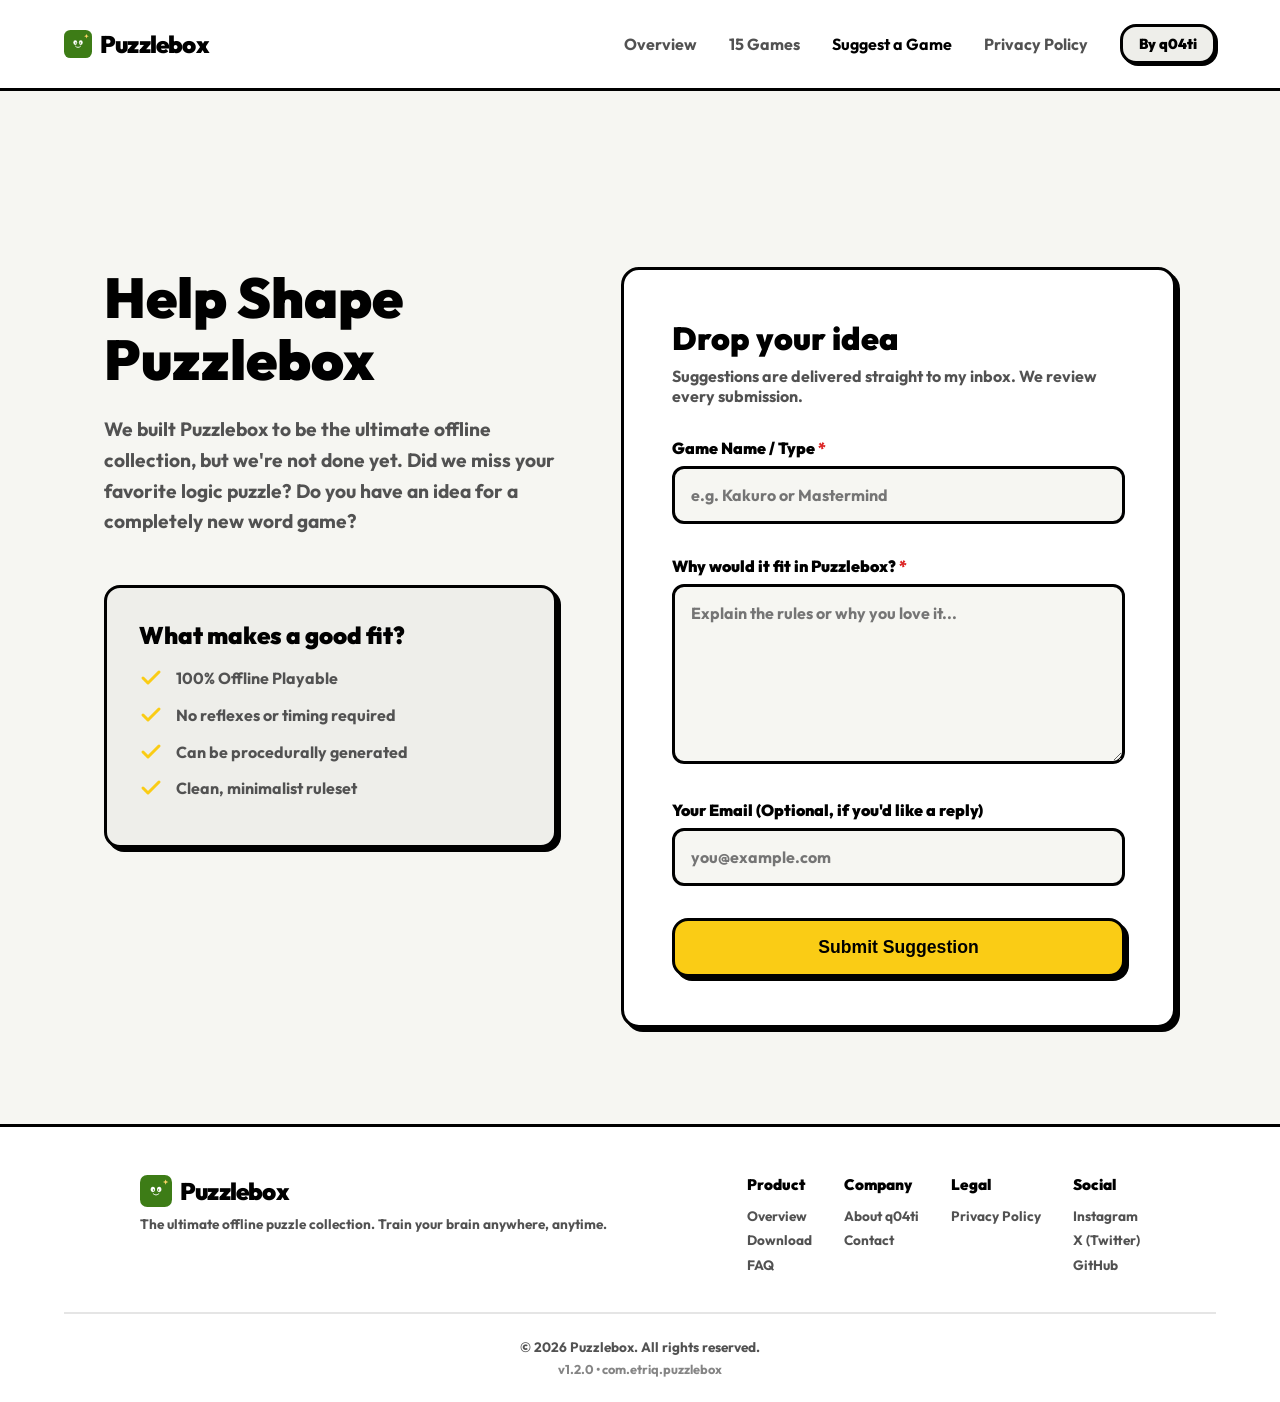
<file: suggest.html>
<!DOCTYPE html>
<html lang="en">
<head>
  <meta charset="UTF-8">
  <meta name="viewport" content="width=device-width, initial-scale=1.0">
  <title>Puzzlebox - Suggest a Game</title>
  <meta name="description" content="Suggest a new logic or word game to be added to Puzzlebox.">
  <link rel="icon" type="image/svg+xml" href="favicon.svg"/>
  <link rel="stylesheet" href="styles.css">
</head>
<body>
  <header>
    <a href="index.html" class="logo">
      <img src="assets/puzzlebox-logo.svg" alt="Puzzlebox Logo" style="width: 28px; height: 28px;">
      Puzzlebox
    </a>
    <button class="mobile-menu-btn" aria-label="Toggle navigation" id="mobileMenuBtn">
      <span></span>
      <span></span>
      <span></span>
    </button>
    <nav id="mainNav">
      <a href="index.html">Overview</a>
      <a href="games.html">15 Games</a>
      <a href="suggest.html" class="active">Suggest a Game</a>
      <a href="privacy-policy.html">Privacy Policy</a>
      <a href="https://q04ti.dev" target="_blank" class="developer-link">By q04ti</a>
    </nav>
  </header>

  <main>
    <section class="suggest-section">
      <div class="suggest-content">
        <h1>Help Shape Puzzlebox</h1>
        <p>We built Puzzlebox to be the ultimate offline collection, but we're not done yet. Did we miss your favorite logic puzzle? Do you have an idea for a completely new word game?</p>
        
        <div class="criteria-box">
          <h3>What makes a good fit?</h3>
          <ul class="criteria-list">
            <li>
              <svg width="24" height="24" viewBox="0 0 24 24" fill="none" stroke="currentColor" stroke-width="3" stroke-linecap="round" stroke-linejoin="round"><polyline points="20 6 9 17 4 12"></polyline></svg>
              100% Offline Playable
            </li>
            <li>
              <svg width="24" height="24" viewBox="0 0 24 24" fill="none" stroke="currentColor" stroke-width="3" stroke-linecap="round" stroke-linejoin="round"><polyline points="20 6 9 17 4 12"></polyline></svg>
              No reflexes or timing required
            </li>
            <li>
              <svg width="24" height="24" viewBox="0 0 24 24" fill="none" stroke="currentColor" stroke-width="3" stroke-linecap="round" stroke-linejoin="round"><polyline points="20 6 9 17 4 12"></polyline></svg>
              Can be procedurally generated
            </li>
            <li>
              <svg width="24" height="24" viewBox="0 0 24 24" fill="none" stroke="currentColor" stroke-width="3" stroke-linecap="round" stroke-linejoin="round"><polyline points="20 6 9 17 4 12"></polyline></svg>
              Clean, minimalist ruleset
            </li>
          </ul>
        </div>
      </div>

      <div class="form-wrapper suggest-form-wrapper">
        <h2 style="font-size: 2rem; font-weight: 900; margin-bottom: 0.5rem;">Drop your idea</h2>
        <p style="color: var(--text-secondary); font-weight: 700; margin-bottom: 2rem;">Suggestions are delivered straight to my inbox. We review every submission.</p>
        
        <form id="suggestionForm" action="https://formsubmit.co/q04tiofficial@gmail.com" method="POST">
          <!-- FormSubmit Configuration -->
          <input type="hidden" name="_subject" value="New Puzzlebox Game Suggestion">
          <input type="hidden" name="_captcha" value="false">
          <input type="hidden" name="_template" value="table">
          <input type="hidden" name="_next" value="https://puzzlebox.q04ti.dev/suggest?sent=1">
          <!-- Honeypot: real visitors never see or fill this; bots that do are rejected by FormSubmit -->
          <input type="text" name="_honey" style="display: none;" tabindex="-1" autocomplete="off" aria-hidden="true">

          <div class="form-group">
            <label for="gameName">Game Name / Type <span style="color:#DC2626;">*</span></label>
            <input type="text" id="gameName" name="Game Name" class="form-control" placeholder="e.g. Kakuro or Mastermind" required>
          </div>
          <div class="form-group">
            <label for="description">Why would it fit in Puzzlebox? <span style="color:#DC2626;">*</span></label>
            <textarea id="description" name="Description & Rules" class="form-control" placeholder="Explain the rules or why you love it..." style="min-height: 180px; resize: vertical;" required></textarea>
          </div>
          <div class="form-group">
            <label for="senderEmail">Your Email (Optional, if you'd like a reply)</label>
            <input type="email" id="senderEmail" name="email" class="form-control" placeholder="you@example.com">
          </div>
          <button type="submit" id="submitBtn" class="btn-primary" style="width: 100%; cursor: pointer;">Submit Suggestion</button>

          <div id="formStatus" class="form-status" style="display: none;"></div>
        </form>
      </div>
    </section>
  </main>

  <footer>
    <div class="footer-links">
      <div class="footer-col footer-brand" style="flex: 1 1 250px; margin-bottom: 2rem;">
        <a href="index.html" class="logo" style="display: flex; align-items: center; gap: 8px; font-weight: 900; font-size: 1.5rem; color: #000; text-decoration: none; margin-bottom: 0.5rem;">
          <img src="assets/puzzlebox-logo.svg" alt="Puzzlebox Logo" style="width: 32px; height: 32px;">
          Puzzlebox
        </a>
        <p style="color: var(--text-secondary); font-weight: 700;">The ultimate offline puzzle collection. Train your brain anywhere, anytime.</p>
      </div>
      <div class="footer-col">
        <h4>Product</h4>
        <ul>
          <li><a href="index.html">Overview</a></li>
          <li><a href="https://play.google.com/store/apps/details?id=com.etriq.puzzlebox">Download</a></li>
          <li><a href="index.html#faq">FAQ</a></li>
        </ul>
      </div>
      <div class="footer-col">
        <h4>Company</h4>
        <ul>
          <li><a href="https://q04ti.dev">About q04ti</a></li>
          <li><a href="https://q04ti.dev" target="_blank" rel="noopener">Contact</a></li>
        </ul>
      </div>
      <div class="footer-col">
        <h4>Legal</h4>
        <ul>
          <li><a href="privacy-policy.html">Privacy Policy</a></li>
        </ul>
      </div>
      <div class="footer-col">
        <h4>Social</h4>
        <ul>
          <li><a href="https://instagram.com/q04ti" target="_blank" rel="noopener">Instagram</a></li>
          <li><a href="https://x.com/q04ti" target="_blank" rel="noopener">X (Twitter)</a></li>
          <li><a href="https://github.com/q04ti" target="_blank" rel="noopener">GitHub</a></li>
        </ul>
      </div>
    </div>
    <div class="footer-bottom">
      <p>&copy; 2026 Puzzlebox. All rights reserved. <br><span style="font-size: 0.8rem; margin-top: 5px; display: inline-block; color: var(--text-secondary); opacity: 0.7;">v1.2.0 &bull; com.etriq.puzzlebox</span></p>
    </div>
  </footer>

  <script>
    const form = document.getElementById('suggestionForm');
    const submitBtn = document.getElementById('submitBtn');
    const statusDiv = document.getElementById('formStatus');

    function showStatus(message, type) {
      statusDiv.textContent = message;
      statusDiv.className = 'form-status ' + type;
      statusDiv.style.display = 'block';
    }

    // Visitors without JavaScript submit normally and come back here with ?sent=1
    if (new URLSearchParams(window.location.search).get('sent') === '1') {
      showStatus('Awesome! Your suggestion has been sent. Thanks for helping improve Puzzlebox!', 'success');
    }

    if (form) {
      let sending = false;
      form.addEventListener('submit', async (e) => {
        e.preventDefault();
        if (sending) return;
        sending = true;

        submitBtn.disabled = true;
        const originalText = submitBtn.textContent;
        submitBtn.textContent = 'Sending Suggestion...';
        statusDiv.style.display = 'none';
        statusDiv.className = 'form-status';

        const formData = new FormData(form);

        try {
          const response = await fetch('https://formsubmit.co/ajax/q04tiofficial@gmail.com', {
            method: 'POST',
            headers: {
              'Accept': 'application/json'
            },
            body: formData
          });

          const data = await response.json().catch(() => ({}));

          if (response.ok && (data.success === 'true' || data.success === true)) {
            showStatus('Awesome! Your suggestion has been sent. Thanks for helping improve Puzzlebox!', 'success');
            form.reset();
          } else {
            throw new Error(data.message || 'Submission failed');
          }
        } catch (err) {
          // Don't re-send automatically: the first request may have gone through,
          // and re-posting would create a duplicate. Let the visitor retry.
          showStatus('Sorry, your suggestion could not be sent. Please check your connection and try again.', 'error');
        } finally {
          sending = false;
          submitBtn.disabled = false;
          submitBtn.textContent = originalText;
        }
      });
    }
  </script>
  <script src="mobile-nav.js"></script>
</body>
</html>
</file>
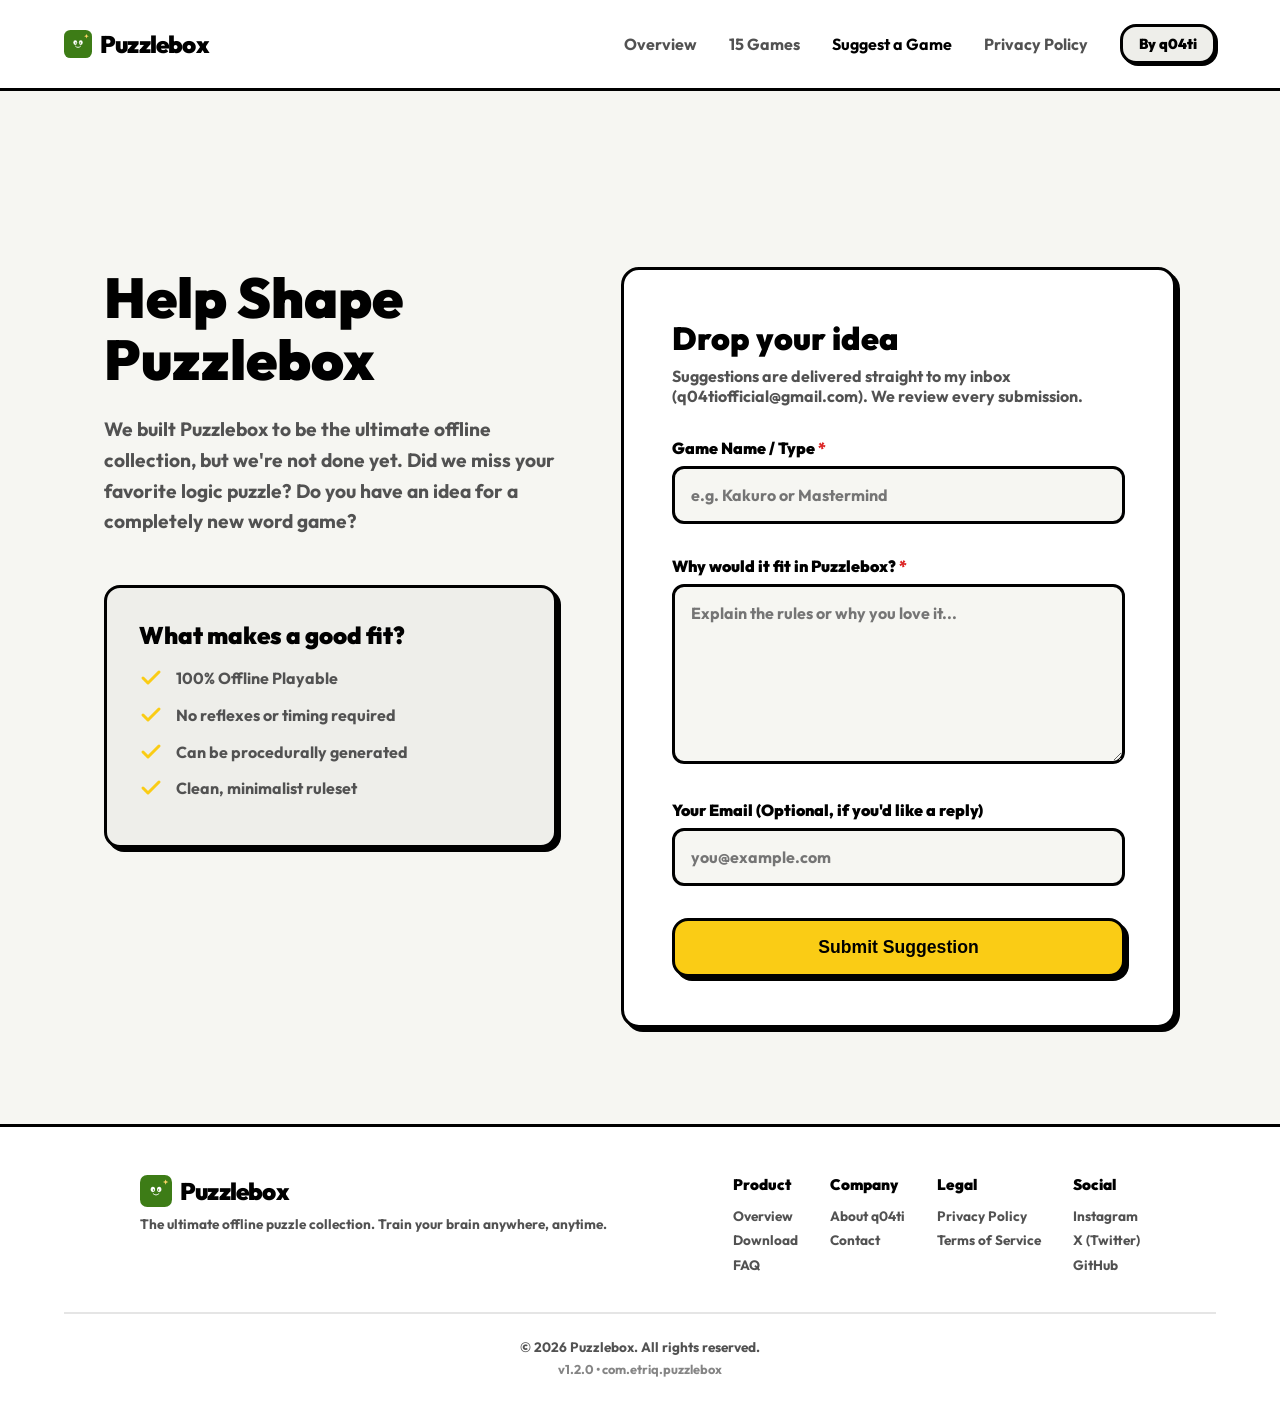
<file: suggestions.html>
<!DOCTYPE html>
<html lang="en">
<head>
  <meta charset="UTF-8">
  <meta name="viewport" content="width=device-width, initial-scale=1.0">
  <title>Puzzlebox - Suggest a Game</title>
  <meta name="description" content="Suggest a new logic or word game to be added to Puzzlebox.">
  <link rel="icon" type="image/svg+xml" href="favicon.svg"/>
  <link rel="stylesheet" href="styles.css">
</head>
<body>
  <header>
    <a href="index.html" class="logo">
      <img src="assets/puzzlebox-logo.svg" alt="Puzzlebox Logo" style="width: 28px; height: 28px;">
      Puzzlebox
    </a>
    <button class="mobile-menu-btn" aria-label="Toggle navigation" id="mobileMenuBtn">
      <span></span>
      <span></span>
      <span></span>
    </button>
    <nav id="mainNav">
      <a href="index.html">Overview</a>
      <a href="games.html">15 Games</a>
      <a href="suggest.html" class="active">Suggest a Game</a>
      <a href="privacy-policy.html">Privacy Policy</a>
      <a href="https://q04ti.dev" target="_blank" class="developer-link">By q04ti</a>
    </nav>
  </header>

  <main>
    <section class="suggest-section">
      <div class="suggest-content">
        <h1>Help Shape Puzzlebox</h1>
        <p>We built Puzzlebox to be the ultimate offline collection, but we're not done yet. Did we miss your favorite logic puzzle? Do you have an idea for a completely new word game?</p>
        
        <div class="criteria-box">
          <h3>What makes a good fit?</h3>
          <ul class="criteria-list">
            <li>
              <svg width="24" height="24" viewBox="0 0 24 24" fill="none" stroke="currentColor" stroke-width="3" stroke-linecap="round" stroke-linejoin="round"><polyline points="20 6 9 17 4 12"></polyline></svg>
              100% Offline Playable
            </li>
            <li>
              <svg width="24" height="24" viewBox="0 0 24 24" fill="none" stroke="currentColor" stroke-width="3" stroke-linecap="round" stroke-linejoin="round"><polyline points="20 6 9 17 4 12"></polyline></svg>
              No reflexes or timing required
            </li>
            <li>
              <svg width="24" height="24" viewBox="0 0 24 24" fill="none" stroke="currentColor" stroke-width="3" stroke-linecap="round" stroke-linejoin="round"><polyline points="20 6 9 17 4 12"></polyline></svg>
              Can be procedurally generated
            </li>
            <li>
              <svg width="24" height="24" viewBox="0 0 24 24" fill="none" stroke="currentColor" stroke-width="3" stroke-linecap="round" stroke-linejoin="round"><polyline points="20 6 9 17 4 12"></polyline></svg>
              Clean, minimalist ruleset
            </li>
          </ul>
        </div>
      </div>

      <div class="form-wrapper suggest-form-wrapper">
        <h2 style="font-size: 2rem; font-weight: 900; margin-bottom: 0.5rem;">Drop your idea</h2>
        <p style="color: var(--text-secondary); font-weight: 700; margin-bottom: 2rem;">Suggestions are delivered straight to my inbox (<strong>q04tiofficial@gmail.com</strong>). We review every submission.</p>
        
        <form id="suggestionForm" action="https://formsubmit.co/q04tiofficial@gmail.com" method="POST">
          <!-- FormSubmit Configuration -->
          <input type="hidden" name="_subject" value="New Puzzlebox Game Suggestion">
          <input type="hidden" name="_captcha" value="false">
          <input type="hidden" name="_template" value="table">

          <div class="form-group">
            <label for="gameName">Game Name / Type <span style="color:#DC2626;">*</span></label>
            <input type="text" id="gameName" name="Game Name" class="form-control" placeholder="e.g. Kakuro or Mastermind" required>
          </div>
          <div class="form-group">
            <label for="description">Why would it fit in Puzzlebox? <span style="color:#DC2626;">*</span></label>
            <textarea id="description" name="Description & Rules" class="form-control" placeholder="Explain the rules or why you love it..." style="min-height: 180px; resize: vertical;" required></textarea>
          </div>
          <div class="form-group">
            <label for="senderEmail">Your Email (Optional, if you'd like a reply)</label>
            <input type="email" id="senderEmail" name="Sender Email" class="form-control" placeholder="you@example.com">
          </div>
          <button type="submit" id="submitBtn" class="btn-primary" style="width: 100%; cursor: pointer;">Submit Suggestion</button>

          <div id="formStatus" class="form-status" style="display: none;"></div>
        </form>
      </div>
    </section>
  </main>

  <footer>
    <div class="footer-links">
      <div class="footer-col footer-brand" style="flex: 1 1 250px; margin-bottom: 2rem;">
        <a href="#" class="logo" style="display: flex; align-items: center; gap: 8px; font-weight: 900; font-size: 1.5rem; color: #000; text-decoration: none; margin-bottom: 0.5rem;">
          <img src="assets/puzzlebox-logo.svg" alt="Puzzlebox Logo" style="width: 32px; height: 32px;">
          Puzzlebox
        </a>
        <p style="color: var(--text-secondary); font-weight: 700;">The ultimate offline puzzle collection. Train your brain anywhere, anytime.</p>
      </div>
      <div class="footer-col">
        <h4>Product</h4>
        <ul>
          <li><a href="index.html">Overview</a></li>
          <li><a href="https://play.google.com/store/apps/details?id=com.etriq.puzzlebox">Download</a></li>
          <li><a href="index.html#faq">FAQ</a></li>
        </ul>
      </div>
      <div class="footer-col">
        <h4>Company</h4>
        <ul>
          <li><a href="https://q04ti.dev">About q04ti</a></li>
          <li><a href="#">Contact</a></li>
        </ul>
      </div>
      <div class="footer-col">
        <h4>Legal</h4>
        <ul>
          <li><a href="privacy-policy.html">Privacy Policy</a></li>
          <li><a href="#">Terms of Service</a></li>
        </ul>
      </div>
      <div class="footer-col">
        <h4>Social</h4>
        <ul>
          <li><a href="https://instagram.com/q04ti" target="_blank" rel="noopener">Instagram</a></li>
          <li><a href="https://x.com/q04ti" target="_blank" rel="noopener">X (Twitter)</a></li>
          <li><a href="https://github.com/q04ti" target="_blank" rel="noopener">GitHub</a></li>
        </ul>
      </div>
    </div>
    <div class="footer-bottom">
      <p>&copy; 2026 Puzzlebox. All rights reserved. <br><span style="font-size: 0.8rem; margin-top: 5px; display: inline-block; color: var(--text-secondary); opacity: 0.7;">v1.2.0 &bull; com.etriq.puzzlebox</span></p>
    </div>
  </footer>

  <script>
    const form = document.getElementById('suggestionForm');
    const submitBtn = document.getElementById('submitBtn');
    const statusDiv = document.getElementById('formStatus');

    if (form) {
      form.addEventListener('submit', async (e) => {
        e.preventDefault();

        submitBtn.disabled = true;
        const originalText = submitBtn.textContent;
        submitBtn.textContent = 'Sending Suggestion...';
        statusDiv.style.display = 'none';
        statusDiv.className = 'form-status';

        const formData = new FormData(form);

        try {
          const response = await fetch('https://formsubmit.co/ajax/q04tiofficial@gmail.com', {
            method: 'POST',
            headers: {
              'Accept': 'application/json'
            },
            body: formData
          });

          const data = await response.json();

          if (response.ok && (data.success === 'true' || data.success === true)) {
            statusDiv.textContent = 'Awesome! Your suggestion has been sent directly to q04tiofficial@gmail.com. Thanks for helping improve Puzzlebox!';
            statusDiv.classList.add('success');
            statusDiv.style.display = 'block';
            form.reset();
          } else {
            throw new Error(data.message || 'Submission failed');
          }
        } catch (err) {
          // If AJAX is blocked or fails, submit via native POST
          statusDiv.textContent = 'Direct connection interrupted. Redirecting to secure submission...';
          statusDiv.classList.add('error');
          statusDiv.style.display = 'block';
          setTimeout(() => {
            form.submit();
          }, 800);
        } finally {
          submitBtn.disabled = false;
          submitBtn.textContent = originalText;
        }
      });
    }
  </script>
  <script src="mobile-nav.js"></script>
</body>
</html>
</file>
<file: styles.css>
@import url('https://fonts.googleapis.com/css2?family=Outfit:wght@400;700;900&display=swap');

@property --primary {
  syntax: '<color>';
  inherits: true;
  initial-value: #FACC15;
}

@keyframes cyclePrimary {
  0% { --primary: #FACC15; }
  20% { --primary: #4ADE80; }
  40% { --primary: #38BDF8; }
  60% { --primary: #A78BFA; }
  80% { --primary: #F43F5E; }
  100% { --primary: #FACC15; }
}

:root {
  --primary: #FACC15; /* Fallback and base */
  --bg-color: #F6F6F2;
  --surface: #FFFFFF;
  --surface-high: #EEEEEA;
  --border-color: #000000;
  --text-primary: #000000;
  --text-secondary: #525252;
  --border-width: 3px;
  --border-radius: 18px;
  --shadow: 4px 4px 0px #000000;
  --shadow-hover: 6px 6px 0px #000000;
  animation: cyclePrimary 40s linear infinite;
}

* { margin: 0; padding: 0; box-sizing: border-box; }

html, body {
  overflow-x: hidden;
  width: 100%;
  max-width: 100vw;
}

body {
  font-family: 'Outfit', sans-serif;
  background-color: var(--bg-color);
  color: var(--text-primary);
  min-height: 100vh;
  display: flex;
  flex-direction: column;
}

.mobile-menu-btn {
  display: none;
}

/* Header */
header {
  display: flex;
  justify-content: space-between;
  align-items: center;
  padding: 1.5rem 5%;
  background: var(--surface);
  border-bottom: var(--border-width) solid var(--border-color);
  position: sticky;
  top: 0;
  z-index: 1000;
}

.logo {
  font-size: 1.5rem;
  font-weight: 900;
  display: flex;
  align-items: center;
  gap: 8px;
  color: var(--text-primary);
  text-decoration: none;
  letter-spacing: -0.8px;
}

nav { display: flex; gap: 2rem; align-items: center; }
nav a {
  color: var(--text-secondary);
  text-decoration: none;
  font-weight: 700;
  font-size: 1rem;
  transition: color 0.2s;
}
nav a:hover, nav a.active { color: var(--text-primary); }

.developer-link {
  padding: 0.5rem 1rem;
  border-radius: 16px;
  background: var(--surface-high);
  border: var(--border-width) solid var(--border-color);
  color: var(--text-primary);
  font-weight: 900;
  font-size: 0.9rem;
  box-shadow: 2px 2px 0px #000;
  transition: transform 0.1s, box-shadow 0.1s;
}
.developer-link:hover {
  transform: translate(-2px, -2px);
  box-shadow: 4px 4px 0px #000;
  color: var(--text-primary);
}
.developer-link:active {
  transform: translate(2px, 2px);
  box-shadow: 0px 0px 0px #000;
}

/* Animations */
@keyframes popIn {
  0% { transform: scale(0.9) translateY(20px); opacity: 0; }
  70% { transform: scale(1.02) translateY(-5px); opacity: 1; }
  100% { transform: scale(1) translateY(0); opacity: 1; }
}
@keyframes slideDown {
  0% { transform: translateY(-30px); opacity: 0; }
  100% { transform: translateY(0); opacity: 1; }
}
@keyframes float {
  0%, 100% { transform: translateY(0); }
  50% { transform: translateY(-10px); }
}

/* Main Content */
main { flex: 1; padding-top: 80px; }

/* Hero Section */
.hero {
  display: flex;
  align-items: center;
  justify-content: space-between;
  gap: 4rem;
  max-width: 1200px;
  margin: 0 auto;
  min-height: calc(100vh - 80px);
  padding: 0 5% 12vh;
}
.hero-text {
  flex: 1;
  animation: slideDown 0.6s cubic-bezier(0.175, 0.885, 0.32, 1.275) both;
}
.hero-text h1 {
  font-size: 4rem;
  font-weight: 900;
  line-height: 1.1;
  margin-bottom: 1.5rem;
  letter-spacing: -1px;
}
.hero p {
  font-size: 1.2rem;
  color: var(--text-secondary);
  margin-bottom: 2.5rem;
  line-height: 1.6;
  font-weight: 700;
}
.cta-group { display: flex; gap: 1rem; align-items: center; }
.btn-primary {
  background: var(--primary);
  color: #000;
  padding: 1rem 2rem;
  border-radius: 16px;
  text-decoration: none;
  font-weight: 900;
  font-size: 1.1rem;
  border: var(--border-width) solid var(--border-color);
  box-shadow: var(--shadow);
  transition: transform 0.1s, box-shadow 0.1s;
}
.btn-primary:hover {
  transform: translate(-2px, -2px);
  box-shadow: var(--shadow-hover);
}
.btn-primary:active {
  transform: translate(4px, 4px);
  box-shadow: 0px 0px 0px #000;
}
.btn-secondary {
  background: var(--surface-high);
  color: var(--text-primary);
  padding: 1rem 2rem;
  border-radius: 16px;
  text-decoration: none;
  font-weight: 900;
  font-size: 1.1rem;
  border: var(--border-width) solid var(--border-color);
  box-shadow: var(--shadow);
  transition: transform 0.1s, box-shadow 0.1s;
}
.btn-secondary:hover {
  transform: translate(-2px, -2px);
  box-shadow: var(--shadow-hover);
}
.btn-secondary:active {
  transform: translate(4px, 4px);
  box-shadow: 0px 0px 0px #000;
}

.hero-visual {
  flex: 1;
  display: flex;
  justify-content: center;
  align-items: flex-start;
  position: relative;
  height: 600px; /* Fixed height for absolute positioned children */
  animation: popIn 0.8s cubic-bezier(0.175, 0.885, 0.32, 1.275) 0.2s both;
}

@keyframes stackCycle {
  0%, 15% { transform: translate(0, 0) scale(1); z-index: 3; opacity: 1; }
  18%, 55% { transform: translate(-40px, -50px) scale(1.05); z-index: 3; opacity: 0; }
  56% { transform: translate(120px, 60px) scale(0.85); z-index: 1; opacity: 0; }
  60%, 75% { transform: translate(80px, 40px) scale(0.9); z-index: 1; opacity: 1; }
  80%, 95% { transform: translate(40px, 20px) scale(0.95); z-index: 2; opacity: 1; }
  100% { transform: translate(0, 0) scale(1); z-index: 3; opacity: 1; }
}

.stacked-mockup {
  position: absolute;
  top: 0;
  width: 320px;
  border-radius: 32px;
  border: var(--border-width) solid var(--border-color);
  overflow: hidden;
  box-shadow: 8px 8px 0px #000;
  background: var(--surface);
  animation: stackCycle 20s infinite cubic-bezier(0.25, 1, 0.5, 1);
}
.stacked-mockup img { width: 100%; display: block; }

.mockup-1 { animation-delay: 0s; }
.mockup-2 { animation-delay: -16s; }
.mockup-3 { animation-delay: -12s; }
.mockup-4 { animation-delay: -8s; }
.mockup-5 { animation-delay: -4s; }

@keyframes marquee {
  0% { transform: translateX(0); }
  100% { transform: translateX(-50%); }
}

/* Trust Bar */
.trust-bar {
  display: flex;
  align-items: center;
  padding: 1.5rem 0;
  background: var(--surface);
  border-top: var(--border-width) solid var(--border-color);
  border-bottom: var(--border-width) solid var(--border-color);
  margin-bottom: 4rem;
  font-weight: 900;
  font-size: 1.1rem;
  color: var(--text-primary);
  overflow: hidden;
  white-space: nowrap;
}
.trust-bar-content {
  display: flex;
  align-items: center;
  gap: 2rem;
  animation: marquee 20s linear infinite;
  padding-left: 2rem;
}
.trust-bar:hover .trust-bar-content {
  animation-play-state: paused;
}
.trust-item {
  display: flex;
  align-items: center;
  gap: 0.5rem;
}
.trust-dot {
  color: var(--primary);
}

/* Features */
.features {
  min-height: 100vh;
  display: flex;
  align-items: center;
  justify-content: center;
  padding: 4rem 0;
}
.features-container {
  display: grid;
  grid-template-columns: repeat(auto-fit, minmax(300px, 1fr));
  gap: 2rem;
  width: 100%;
  max-width: 1200px;
  margin: 0 auto;
  padding: 0 5%;
}
.feature-card {
  background: var(--surface);
  padding: 2.5rem;
  border-radius: var(--border-radius);
  border: var(--border-width) solid var(--border-color);
  box-shadow: var(--shadow);
  transition: transform 0.2s cubic-bezier(0.175, 0.885, 0.32, 1.275), box-shadow 0.2s;
}
.feature-card:hover {
  transform: translateY(-10px);
  box-shadow: 8px 8px 0px #000;
}
.feature-icon {
  width: 50px;
  height: 50px;
  background: var(--primary);
  color: #000;
  border-radius: 12px;
  border: 2px solid var(--border-color);
  display: flex;
  align-items: center;
  justify-content: center;
  font-size: 1.5rem;
  margin-bottom: 1.5rem;
  box-shadow: 2px 2px 0px #000;
  transition: transform 0.2s;
}
.feature-card:hover .feature-icon {
  transform: scale(1.1) rotate(5deg);
}
.feature-card h3 { font-size: 1.5rem; margin-bottom: 1rem; font-weight: 900; }
.feature-card p { color: var(--text-secondary); line-height: 1.6; font-weight: 700; }

/* How It Works */
.how-it-works {
  padding: 8rem 5%;
  background: var(--bg-color);
  border-top: var(--border-width) solid var(--border-color);
  border-bottom: var(--border-width) solid var(--border-color);
}
.how-container {
  max-width: 1200px;
  margin: 0 auto;
  display: flex;
  align-items: center;
  justify-content: space-between;
  gap: 4rem;
}
.how-steps {
  flex: 1;
}
.how-steps h2 {
  font-size: 3rem;
  font-weight: 900;
  margin-bottom: 3rem;
}
.step {
  display: flex;
  align-items: flex-start;
  margin-bottom: 2.5rem;
}
.step:hover .step-number {
  transform: scale(1.1) translateY(-5px);
  box-shadow: 4px 4px 0px #000;
}
.step-number {
  font-size: 2rem;
  font-weight: 900;
  color: var(--primary);
  margin-right: 1.5rem;
  width: 60px;
  height: 60px;
  display: flex;
  align-items: center;
  justify-content: center;
  border: 3px solid var(--border-color);
  background: var(--surface);
  border-radius: 50%;
  box-shadow: 2px 2px 0px #000;
  flex-shrink: 0;
  transition: transform 0.2s cubic-bezier(0.175, 0.885, 0.32, 1.275), box-shadow 0.2s;
}
.step-content h3 {
  font-size: 1.5rem;
  font-weight: 900;
  margin-bottom: 0.5rem;
  margin-top: 0.5rem;
}
.step-content p {
  color: var(--text-secondary);
  font-size: 1.1rem;
  font-weight: 700;
  line-height: 1.6;
}
.how-visual {
  flex: 1;
  display: flex;
  justify-content: center;
}
.how-mockup {
  width: 300px;
  border-radius: 32px;
  border: var(--border-width) solid var(--border-color);
  overflow: hidden;
  box-shadow: 8px 8px 0px var(--primary);
  background: var(--surface);
  transform: rotate(3deg);
  transition: transform 0.3s;
}
.how-mockup:hover {
  transform: rotate(0deg);
}
.how-mockup img { width: 100%; display: block; }

@media (max-width: 900px) {
  .how-container { flex-direction: column; }
}

/* Showcase / Games */
.showcase {
  padding: 6rem 0;
  overflow: hidden;
}
.showcase-header, .games-header {
  text-align: center;
  margin-bottom: 5rem;
  padding: 0 5%;
}
.showcase-header h2, .games-header h1 {
  font-size: 3rem;
  font-weight: 900;
  margin-bottom: 1rem;
}
.showcase-gallery {
  display: flex;
  justify-content: center;
  align-items: center;
  gap: 2rem;
  padding: 2rem 5% 4rem;
  flex-wrap: wrap;
}
.showcase-item {
  width: 260px;
  background: var(--surface);
  border: var(--border-width) solid var(--border-color);
  border-radius: 24px;
  box-shadow: 8px 8px 0px var(--accent, #000);
  transform: translateY(var(--y)) rotate(var(--rot));
  transition: transform 0.4s cubic-bezier(0.175, 0.885, 0.32, 1.275), box-shadow 0.4s;
  display: flex;
  flex-direction: column;
}
.showcase-item:hover {
  transform: translateY(calc(var(--y) - 20px)) rotate(0deg) scale(1.05);
  box-shadow: 12px 12px 0px var(--accent, #000);
  z-index: 10;
}
.showcase-item img {
  width: 100%;
  border-bottom: var(--border-width) solid var(--border-color);
  border-radius: 20px 20px 0 0;
  display: block;
}
.showcase-caption {
  padding: 1.2rem;
  font-weight: 900;
  font-size: 1.2rem;
  text-align: center;
  color: var(--text-primary);
  background: var(--surface);
  border-radius: 0 0 20px 20px;
}

/* Comparison Section */
.comparison-section {
  padding: 6rem 5%;
  background: var(--surface-high);
  border-top: var(--border-width) solid var(--border-color);
  border-bottom: var(--border-width) solid var(--border-color);
}
.comparison-container {
  max-width: 1000px;
  margin: 0 auto;
}
.comparison-header {
  text-align: center;
  margin-bottom: 4rem;
}
.comparison-header h2 {
  font-size: 3rem;
  font-weight: 900;
  margin-bottom: 1rem;
}
.comparison-header p {
  font-size: 1.2rem;
  font-weight: 700;
  color: var(--text-secondary);
}
.comparison-cards {
  display: flex;
  justify-content: center;
  align-items: stretch;
  gap: 2rem;
  flex-wrap: wrap;
}
.comp-card {
  flex: 1;
  min-width: 300px;
  background: var(--surface);
  border: var(--border-width) solid var(--border-color);
  border-radius: 24px;
  padding: 3rem;
  box-shadow: var(--shadow);
  transition: transform 0.2s cubic-bezier(0.175, 0.885, 0.32, 1.275), box-shadow 0.2s;
}
.typical-card {
  background: #E5E7EB;
  color: #6B7280;
}
.typical-card:hover {
  transform: translateY(-8px);
}
.puzzlebox-card {
  background: var(--primary);
  color: #000;
  box-shadow: 12px 12px 0px #000;
  z-index: 2;
}
.puzzlebox-card:hover {
  transform: translateY(-10px) scale(1.02);
  box-shadow: 16px 16px 0px #000;
}
.comp-card h3 {
  font-size: 2rem;
  font-weight: 900;
  text-align: center;
  margin-bottom: 2.5rem;
  padding-bottom: 1rem;
  border-bottom: 3px solid rgba(0,0,0,0.1);
}
.puzzlebox-card h3 {
  border-bottom: 3px solid #000;
}
.comp-list {
  list-style: none;
}
.comp-list li {
  display: flex;
  align-items: center;
  gap: 1rem;
  font-size: 1.2rem;
  font-weight: 700;
  margin-bottom: 1.5rem;
}
.typical-card .comp-list li {
  text-decoration: line-through;
}
.puzzlebox-card .comp-list li {
  font-weight: 900;
}
.comp-icon {
  flex-shrink: 0;
}

/* FAQ Section */
.faq-section {
  padding: 6rem 5%;
  background: var(--bg-color);
}
.faq-container {
  max-width: 800px;
  margin: 0 auto;
}
.faq-header {
  text-align: center;
  margin-bottom: 4rem;
}
.faq-header h2 {
  font-size: 3rem;
  font-weight: 900;
}
details.faq-item {
  background: var(--surface);
  border: var(--border-width) solid var(--border-color);
  border-radius: 16px;
  margin-bottom: 1.5rem;
  box-shadow: 4px 4px 0px #000;
  overflow: hidden;
  transition: transform 0.1s, box-shadow 0.1s;
}
details.faq-item:hover {
  transform: translate(-2px, -2px);
  box-shadow: 6px 6px 0px #000;
}
details.faq-item summary {
  padding: 1.5rem;
  font-size: 1.2rem;
  font-weight: 900;
  cursor: pointer;
  list-style: none;
  display: flex;
  justify-content: space-between;
  align-items: center;
  background: var(--surface);
}
details.faq-item summary::-webkit-details-marker {
  display: none;
}
details.faq-item summary::after {
  content: "+";
  font-size: 1.5rem;
}
details.faq-item[open] summary::after {
  content: "-";
}
details.faq-item[open] summary {
  border-bottom: var(--border-width) solid var(--border-color);
  background: var(--primary);
}
.faq-content {
  padding: 1.5rem;
  font-size: 1.1rem;
  font-weight: 700;
  color: var(--text-secondary);
  line-height: 1.6;
}

/* Final CTA Section */
.final-cta {
  background: var(--primary);
  border-top: var(--border-width) solid var(--border-color);
  padding: 6rem 5% 0; /* No bottom padding so mockup touches the bottom */
  text-align: center;
  position: relative;
  overflow: hidden;
  display: flex;
  flex-direction: column;
  align-items: center;
}
.final-cta h2 {
  font-size: 4rem;
  font-weight: 900;
  color: #000;
  margin-bottom: 1rem;
}
.final-cta p {
  font-size: 1.5rem;
  font-weight: 900;
  color: rgba(0, 0, 0, 0.7);
  margin-bottom: 3rem;
}
.final-cta .btn-primary {
  background: var(--surface);
  color: var(--text-primary);
  font-size: 1.25rem;
  padding: 1.25rem 3rem;
  margin-bottom: 4rem;
  position: relative;
  z-index: 2;
}
.final-cta .btn-primary:hover {
  background: var(--surface-high);
}
.final-mockup-wrapper {
  width: 100%;
  max-width: 800px;
  position: relative;
  z-index: 1;
  display: flex;
  justify-content: center;
  align-items: flex-end;
  margin-top: 2rem;
}
.final-mockup {
  width: 260px;
  border: var(--border-width) solid var(--border-color);
  border-radius: 32px;
  overflow: hidden;
  box-shadow: 0px 10px 30px rgba(0,0,0,0.3);
  display: block;
  background: var(--surface);
  position: relative;
  transition: transform 0.3s;
}
.mockup-left {
  transform: rotate(-12deg) translateY(60px) translateX(40px);
  z-index: 1;
}
.mockup-center {
  transform: rotate(0deg) translateY(20px);
  z-index: 3;
  width: 280px;
}
.mockup-right {
  transform: rotate(12deg) translateY(60px) translateX(-40px);
  z-index: 1;
}
.final-mockup:hover {
  transform: translateY(0px) rotate(0deg) scale(1.05);
  z-index: 10;
}
.final-mockup img {
  width: 100%;
  display: block;
  border-bottom: none;
}

/* Games Grid */
.games-grid {
  display: grid;
  grid-template-columns: repeat(auto-fill, minmax(260px, 1fr));
  gap: 2rem;
  max-width: 1200px;
  margin: 0 auto;
  padding: 0 5%;
}
@keyframes slideUpFade {
  0% { transform: translateY(40px); opacity: 0; }
  100% { transform: translateY(0); opacity: 1; }
}
.game-card {
  background: var(--surface);
  border: var(--border-width) solid var(--border-color);
  border-radius: var(--border-radius);
  padding: 2rem;
  text-align: center;
  box-shadow: var(--shadow);
  transition: transform 0.2s cubic-bezier(0.175, 0.885, 0.32, 1.275), box-shadow 0.2s;
  animation: slideUpFade 0.6s cubic-bezier(0.175, 0.885, 0.32, 1.275) both;
}
.game-card:nth-child(1) { animation-delay: 0.05s; }
.game-card:nth-child(2) { animation-delay: 0.1s; }
.game-card:nth-child(3) { animation-delay: 0.15s; }
.game-card:nth-child(4) { animation-delay: 0.2s; }
.game-card:nth-child(5) { animation-delay: 0.25s; }
.game-card:nth-child(6) { animation-delay: 0.3s; }
.game-card:nth-child(7) { animation-delay: 0.35s; }
.game-card:nth-child(8) { animation-delay: 0.4s; }
.game-card:nth-child(9) { animation-delay: 0.45s; }
.game-card:nth-child(10) { animation-delay: 0.5s; }
.game-card:nth-child(11) { animation-delay: 0.55s; }
.game-card:nth-child(12) { animation-delay: 0.6s; }
.game-card:nth-child(13) { animation-delay: 0.65s; }
.game-card:nth-child(14) { animation-delay: 0.7s; }
.game-card:nth-child(15) { animation-delay: 0.75s; }

.game-card:hover {
  transform: translateY(-8px) scale(1.02);
  box-shadow: 10px 10px 0px #000;
  z-index: 5;
}
.game-icon {
  width: 60px;
  height: 60px;
  margin: 0 auto 1.5rem;
  border-radius: 14px;
  background: var(--surface-high);
  border: 2px solid var(--border-color);
  display: flex;
  align-items: center;
  justify-content: center;
  font-size: 2rem;
  box-shadow: 2px 2px 0px #000;
  transition: transform 0.2s;
  color: #000;
}
.game-card:hover .game-icon {
  transform: rotate(5deg) scale(1.1);
}
.game-card h3 { font-size: 1.5rem; font-weight: 900; margin-bottom: 0.5rem; }
.game-card p { font-weight: 700; color: var(--text-secondary); font-size: 0.95rem; }

/* Forms & Policy */
.suggest-section {
  padding: 6rem 5%;
  max-width: 1200px;
  margin: 0 auto;
  display: flex;
  gap: 4rem;
  align-items: flex-start;
}
.suggest-content {
  flex: 1;
}
.suggest-content h1 {
  font-size: 3.5rem;
  font-weight: 900;
  margin-bottom: 1.5rem;
  line-height: 1.1;
}
.suggest-content > p {
  font-size: 1.2rem;
  font-weight: 700;
  color: var(--text-secondary);
  line-height: 1.6;
  margin-bottom: 3rem;
}
.criteria-box {
  background: var(--surface-high);
  border: var(--border-width) solid var(--border-color);
  border-radius: 16px;
  padding: 2rem;
  box-shadow: 4px 4px 0px #000;
}
.criteria-box h3 {
  font-size: 1.5rem;
  font-weight: 900;
  margin-bottom: 1rem;
}
.criteria-list {
  list-style: none;
}
.criteria-list li {
  display: flex;
  align-items: center;
  gap: 0.8rem;
  font-weight: 700;
  margin-bottom: 0.8rem;
  color: var(--text-secondary);
}
.criteria-list li svg {
  color: var(--primary);
}

.form-wrapper, .policy-wrapper {
  background: var(--surface);
  border: var(--border-width) solid var(--border-color);
  padding: 3rem;
  border-radius: var(--border-radius);
  box-shadow: var(--shadow);
  max-width: 800px;
  margin: 0 auto;
}
.suggest-form-wrapper {
  flex: 1;
  margin: 0;
  max-width: none;
}
@media (max-width: 900px) {
  .suggest-section { flex-direction: column; }
}
.form-wrapper h1, .policy-wrapper h1 { font-size: 3rem; font-weight: 900; margin-bottom: 1rem; }
.form-group { margin-bottom: 2rem; }
.form-group label { display: block; margin-bottom: 0.5rem; font-weight: 900; }
.form-control {
  width: 100%;
  padding: 1rem;
  background: var(--bg-color);
  border: var(--border-width) solid var(--border-color);
  border-radius: 12px;
  color: var(--text-primary);
  font-family: inherit;
  font-size: 1rem;
  font-weight: 700;
}
.form-control:focus {
  outline: none;
  border-color: var(--primary);
  box-shadow: 2px 2px 0px var(--primary);
}

.form-status {
  margin-top: 1.5rem;
  padding: 1.25rem;
  border-radius: 12px;
  border: var(--border-width) solid var(--border-color);
  box-shadow: var(--shadow);
  font-weight: 800;
  font-size: 1.05rem;
  text-align: center;
  line-height: 1.5;
}
.form-status.success {
  background: #DCFCE7;
  color: #166534;
}
.form-status.error {
  background: #FEE2E2;
  color: #991B1B;
}

.policy-content h2 { margin-top: 2.5rem; margin-bottom: 1rem; font-weight: 900; }
.policy-content p, .policy-content ul { color: var(--text-secondary); font-weight: 700; line-height: 1.6; margin-bottom: 1.5rem; }
.policy-content li { margin-bottom: 0.5rem; margin-left: 2rem; }
.policy-content code { background: var(--surface-high); padding: 0.2rem 0.6rem; border-radius: 6px; color: var(--primary); }

/* Footer */
footer {
  background: var(--surface);
  border-top: var(--border-width) solid var(--border-color);
  padding: 3rem 5% 1.5rem;
  font-size: 0.85rem;
}
.footer-links {
  display: flex;
  flex-wrap: wrap;
  justify-content: space-between;
  gap: 2rem;
  max-width: 1000px;
  margin: 0 auto 2rem;
}
.footer-col h4 {
  font-weight: 900;
  margin-bottom: 0.8rem;
  font-size: 0.95rem;
  color: #000;
}
.footer-col ul {
  list-style: none;
}
.footer-col ul li {
  margin-bottom: 0.4rem;
}
.footer-col a {
  color: var(--text-secondary);
  text-decoration: none;
  font-weight: 700;
  transition: color 0.2s;
}
.footer-col a:hover {
  color: #000;
  text-decoration: underline;
}
.footer-bottom {
  text-align: center;
  border-top: 2px solid rgba(0,0,0,0.1);
  padding-top: 1.5rem;
  color: var(--text-secondary);
  font-weight: 700;
}

@keyframes slideDownNav {
  0% { opacity: 0; transform: translateY(-10px); }
  100% { opacity: 1; transform: translateY(0); }
}

@media (max-width: 768px) {
  /* Header & Navigation */
  header {
    padding: 1rem 5%;
  }

  .mobile-menu-btn {
    display: flex;
    flex-direction: column;
    justify-content: center;
    align-items: center;
    gap: 5px;
    width: 42px;
    height: 42px;
    background: var(--surface-high);
    border: var(--border-width) solid var(--border-color);
    border-radius: 12px;
    box-shadow: 2px 2px 0px #000;
    cursor: pointer;
    padding: 0;
    flex-shrink: 0;
  }
  .mobile-menu-btn span {
    display: block;
    width: 20px;
    height: 3px;
    background: var(--text-primary);
    border-radius: 2px;
    transition: transform 0.2s, opacity 0.2s;
  }
  .mobile-menu-btn.open span:nth-child(1) {
    transform: translateY(8px) rotate(45deg);
  }
  .mobile-menu-btn.open span:nth-child(2) {
    opacity: 0;
  }
  .mobile-menu-btn.open span:nth-child(3) {
    transform: translateY(-8px) rotate(-45deg);
  }

  nav {
    display: none;
    position: absolute;
    top: 100%;
    left: 0;
    right: 0;
    background: var(--surface);
    border-bottom: var(--border-width) solid var(--border-color);
    box-shadow: 0 10px 25px rgba(0,0,0,0.15);
    flex-direction: column;
    align-items: stretch;
    padding: 1rem 5% 1.5rem;
    gap: 0.5rem;
    z-index: 999;
  }
  nav.mobile-active {
    display: flex;
    animation: slideDownNav 0.2s ease-out;
  }
  nav a {
    padding: 0.85rem 1rem;
    border-radius: 12px;
    font-size: 1.1rem;
    font-weight: 800;
    border: 2px solid transparent;
  }
  nav a:hover, nav a.active {
    background: var(--surface-high);
    border-color: var(--border-color);
  }
  .developer-link {
    text-align: center;
    margin-top: 0.5rem;
    width: 100%;
  }

  /* Main & Layout */
  main {
    padding-top: 2rem;
  }

  /* Hero Section */
  .hero {
    flex-direction: column;
    text-align: center;
    padding: 1rem 5% 3rem;
    min-height: auto;
    gap: 3rem;
  }
  .hero-text {
    width: 100%;
  }
  .hero-text h1 {
    font-size: clamp(2.2rem, 8.5vw, 3.2rem);
    letter-spacing: -0.5px;
  }
  .hero p {
    font-size: 1.05rem;
    margin-bottom: 2rem;
  }
  .cta-group {
    flex-direction: column;
    width: 100%;
    gap: 1rem;
  }
  .btn-primary, .btn-secondary {
    width: 100%;
    text-align: center;
    padding: 1rem 1.5rem;
    font-size: 1.05rem;
  }

  /* Mockup Stack: constrained & safe on mobile */
  .hero-visual {
    width: 100%;
    max-width: 290px;
    height: 480px;
    margin: 0 auto;
    overflow: hidden;
    position: relative;
  }
  .stacked-mockup {
    width: 260px;
    border-radius: 24px;
    box-shadow: 6px 6px 0px #000;
  }

  /* Trust Bar */
  .trust-bar {
    padding: 1rem 0;
    font-size: 0.95rem;
    margin-bottom: 3rem;
  }

  /* Features */
  .features {
    min-height: auto;
    padding: 3rem 0;
  }
  .features-container {
    grid-template-columns: 1fr;
    padding: 0 5%;
    gap: 1.5rem;
  }
  .feature-card {
    padding: 2rem 1.5rem;
    border-radius: 18px;
  }

  /* How it works */
  .how-it-works {
    padding: 3rem 0;
  }
  .how-container {
    flex-direction: column;
    gap: 2.5rem;
    padding: 0 5%;
  }
  .how-steps h2 {
    font-size: clamp(2rem, 7vw, 2.5rem);
    margin-bottom: 2rem;
    text-align: center;
  }
  .step {
    margin-bottom: 1.75rem;
  }
  .step-number {
    width: 48px;
    height: 48px;
    font-size: 1.5rem;
    margin-right: 1rem;
  }
  .how-mockup {
    width: min(260px, 80vw);
    border-radius: 24px;
    margin: 0 auto;
    transform: rotate(0deg);
  }

  /* Showcase */
  .showcase {
    padding: 3rem 0;
  }
  .showcase-header, .games-header {
    margin-bottom: 2.5rem;
  }
  .showcase-header h2, .games-header h1 {
    font-size: clamp(2rem, 7vw, 2.5rem);
  }
  .showcase-gallery {
    gap: 1.5rem;
    padding: 1rem 5% 2rem;
  }
  .showcase-item {
    width: 100%;
    max-width: 280px;
    transform: none !important;
  }

  /* Comparison Section */
  .comparison-section {
    padding: 3rem 0;
  }
  .comparison-header h2 {
    font-size: clamp(2rem, 7vw, 2.5rem);
  }
  .comparison-cards {
    flex-direction: column;
    align-items: center;
    gap: 2rem;
    padding: 0 5%;
  }
  .comp-card {
    min-width: 0;
    width: 100%;
    max-width: 440px;
    padding: 2rem 1.5rem;
    border-radius: 18px;
  }
  .comp-card h3 {
    font-size: 1.6rem;
    margin-bottom: 1.75rem;
  }
  .comp-list li {
    font-size: 1.05rem;
    margin-bottom: 1.2rem;
  }

  /* FAQ */
  .faq-section {
    padding: 3rem 5%;
  }
  .faq-header h2 {
    font-size: clamp(2rem, 7vw, 2.5rem);
    margin-bottom: 2.5rem;
  }
  .faq-item summary {
    padding: 1.25rem;
    font-size: 1.15rem;
  }
  .faq-content {
    padding: 1.25rem;
    font-size: 1rem;
  }

  /* Final CTA: eliminate 800px mockup overflow */
  .final-cta {
    padding: 4rem 5% 0;
  }
  .final-cta h2 {
    font-size: clamp(2.2rem, 8vw, 3rem);
  }
  .final-cta p {
    font-size: 1.15rem;
    margin-bottom: 2rem;
  }
  .final-mockup-wrapper {
    max-width: 260px;
    margin-top: 1rem;
  }
  .mockup-left, .mockup-right {
    display: none;
  }
  .mockup-center {
    width: 100%;
    transform: none;
    border-radius: 24px;
  }

  /* Games Catalog Grid */
  .games-grid {
    grid-template-columns: 1fr;
    gap: 1.25rem;
    padding: 0 5%;
  }
  .game-card {
    padding: 1.5rem;
  }

  /* Suggest & Policy pages */
  .suggest-section {
    padding: 2.5rem 5%;
    gap: 2.5rem;
  }
  .suggest-content h1 {
    font-size: clamp(2rem, 7vw, 2.8rem);
  }
  .criteria-box {
    padding: 1.5rem;
  }
  .form-wrapper, .policy-wrapper {
    padding: 2rem 1.25rem;
    border-radius: 18px;
  }

  /* Footer */
  footer {
    padding: 2.5rem 5% 1.5rem;
  }
  .footer-links {
    gap: 1.5rem;
  }
  .footer-col {
    flex: 1 1 130px;
  }
  .footer-col.footer-brand {
    flex: 1 1 100%;
  }
}

/* Extra small devices (<= 400px) */
@media (max-width: 400px) {
  header {
    padding: 0.85rem 4%;
  }
  .logo {
    font-size: 1.3rem;
  }
  .hero-visual {
    max-width: 250px;
    height: 420px;
  }
  .stacked-mockup {
    width: 230px;
    border-radius: 20px;
  }
  .form-wrapper, .policy-wrapper, .comp-card {
    padding: 1.5rem 1rem;
  }
}
</file>
